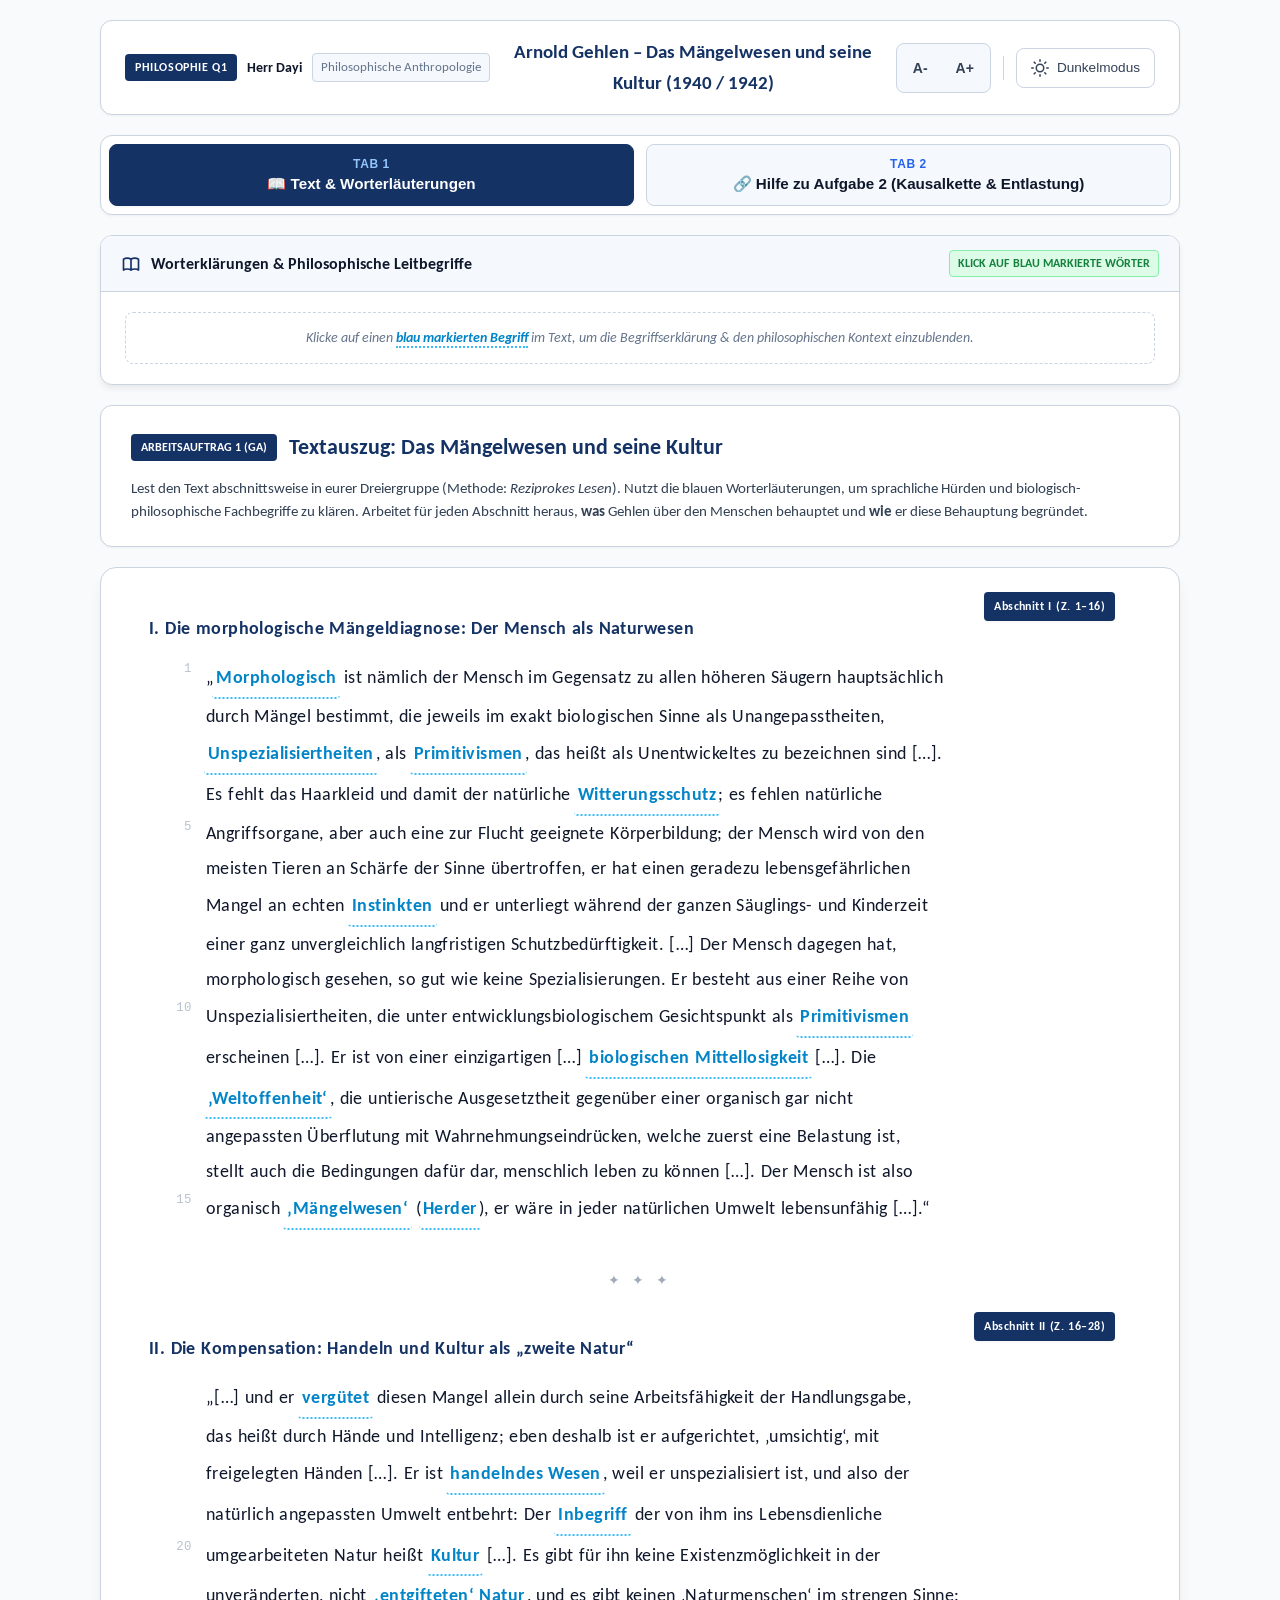
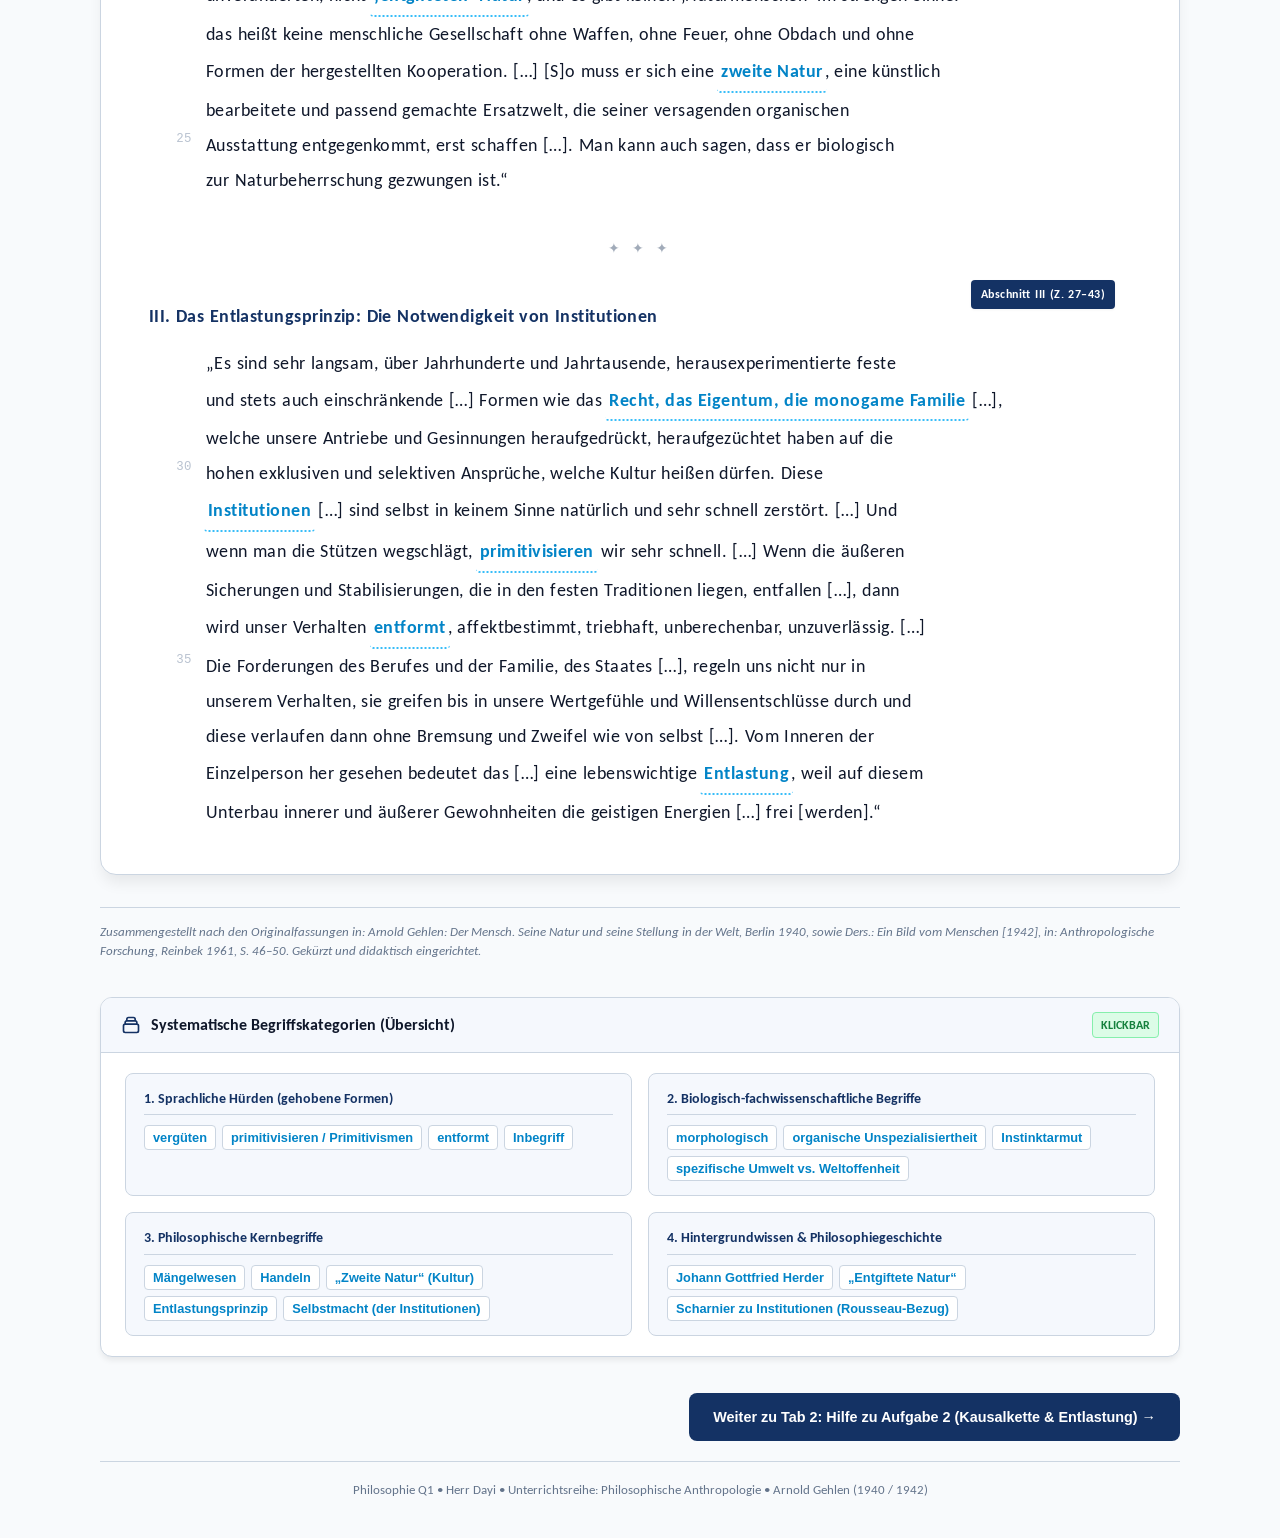
<file: index.html>
<!DOCTYPE html>
<html lang="de">
<head>
    <meta charset="UTF-8">
    <meta http-equiv="refresh" content="0; url=Lernumgebung/">
    <title>Arnold Gehlen: Lernumgebung</title>
    <script>window.location.href = "Lernumgebung/";</script>
</head>
<body style="font-family: sans-serif; text-align: center; padding-top: 50px;">
    <p>Weiterleitung zur <a href="Lernumgebung/">Lernumgebung</a>...</p>
</body>
</html>
</file>
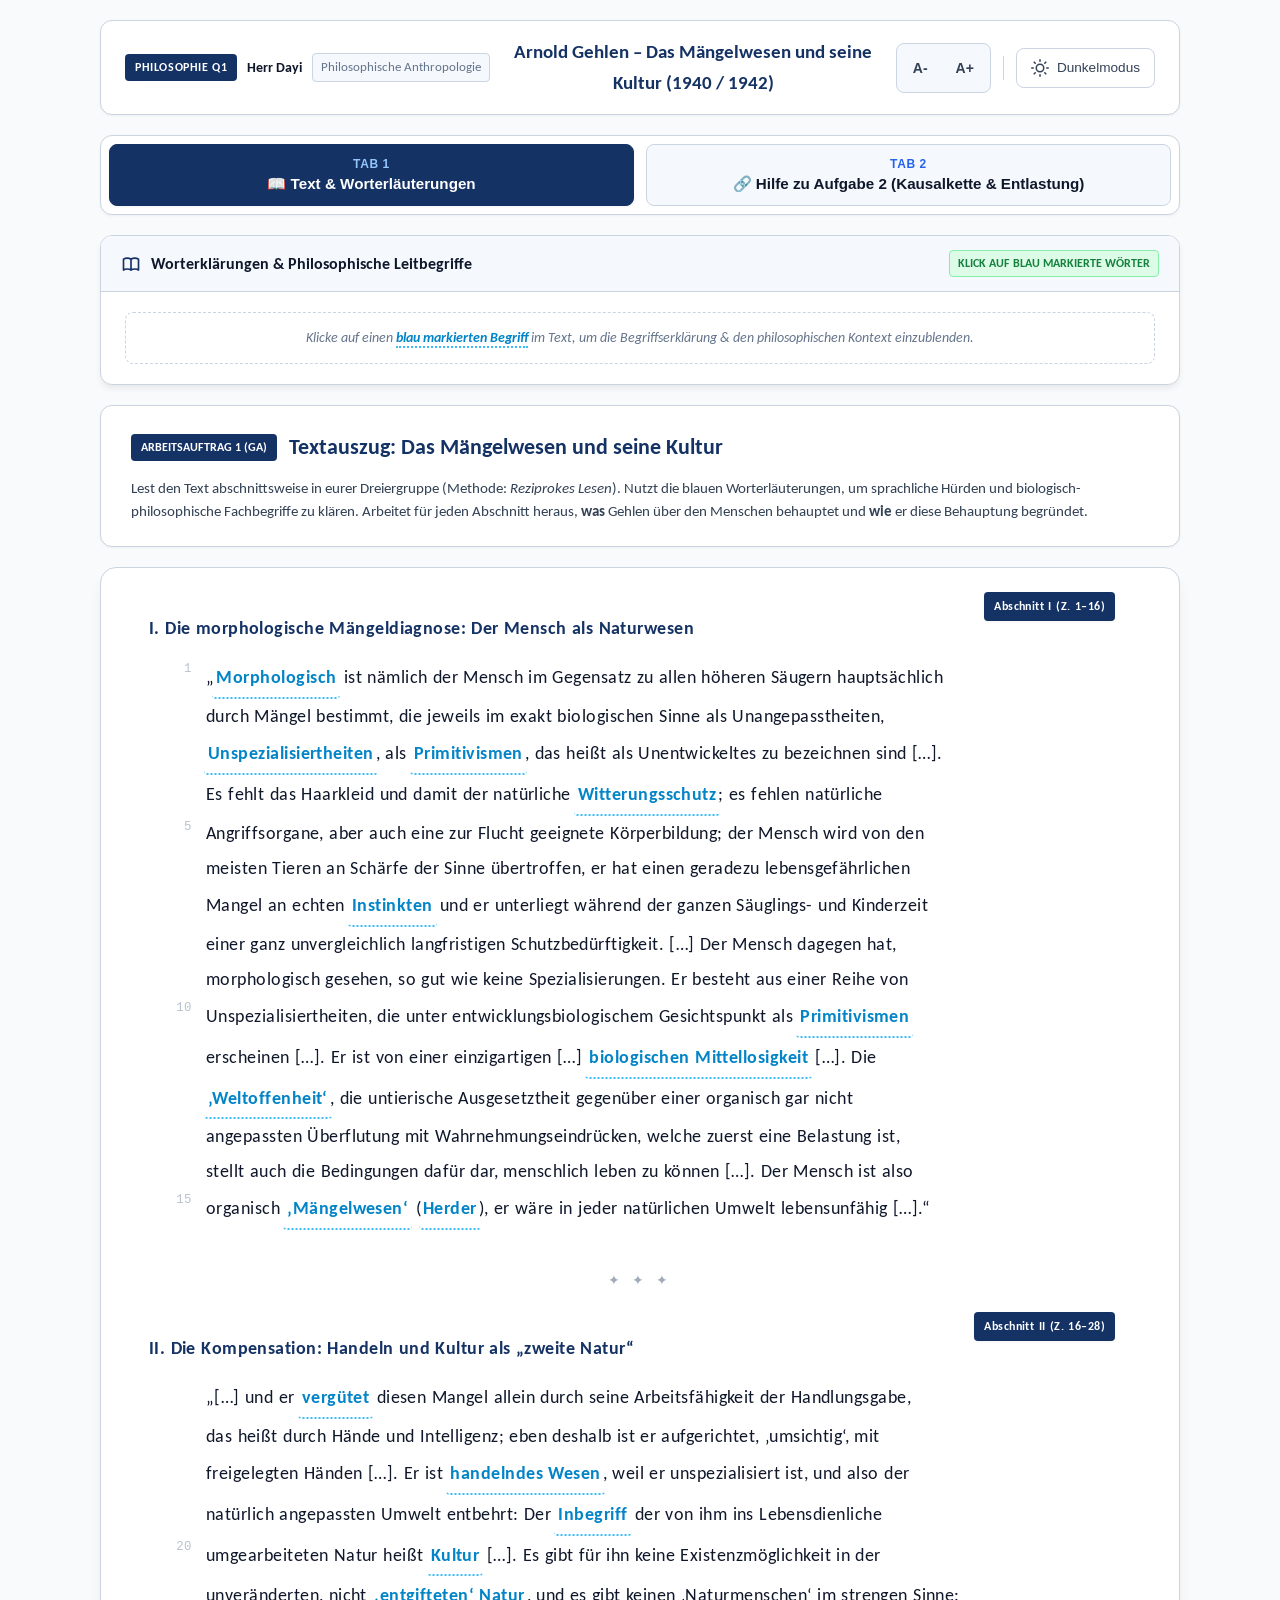
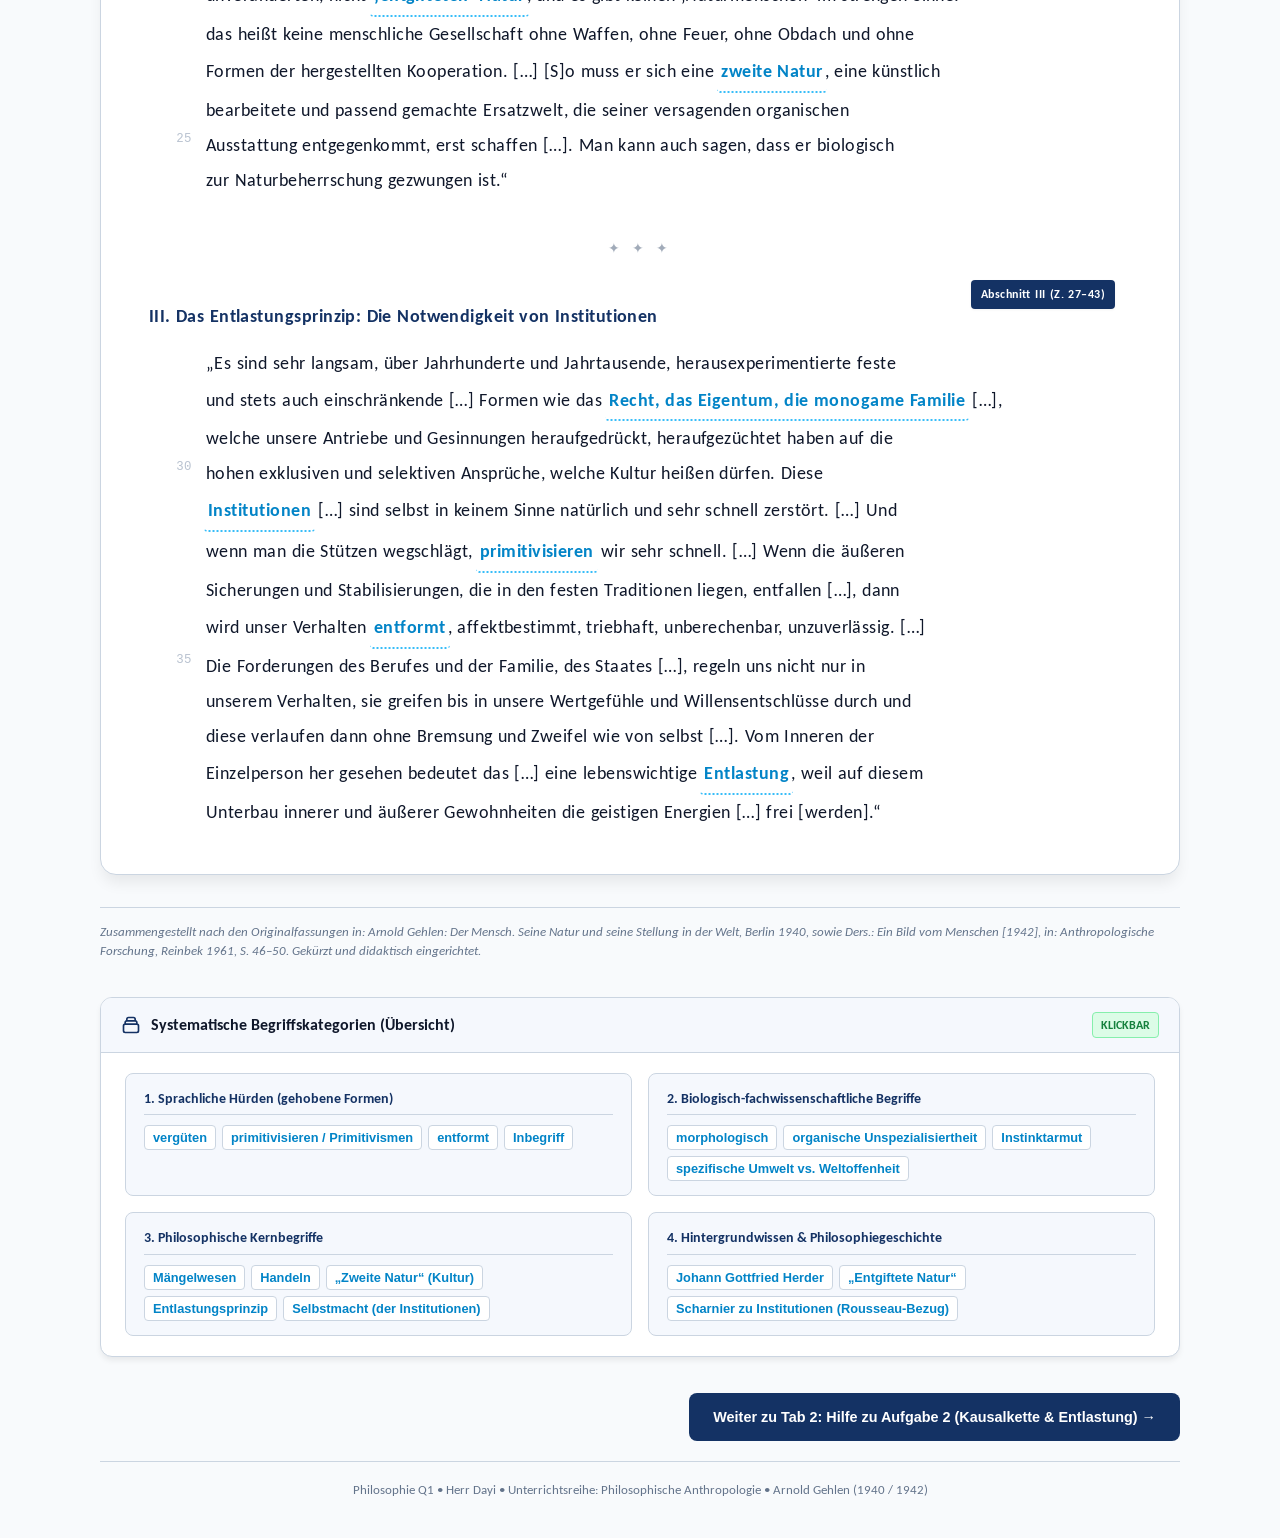
<file: Lernumgebung/index.html>
<!DOCTYPE html>
<html lang="de">
<head>
    <meta charset="UTF-8">
    <meta name="viewport" content="width=device-width, initial-scale=1.0">
    <title>Arnold Gehlen: Das Mängelwesen und seine Kultur (1940 / 1942) – Interaktive Texterschließung</title>
    <!-- Google Fonts: Carlito (metrisch kompatibel mit Calibri, LRS-freundlich) & Inter -->
    <link rel="preconnect" href="https://fonts.googleapis.com">
    <link rel="preconnect" href="https://fonts.gstatic.com" crossorigin>
    <link href="https://fonts.googleapis.com/css2?family=Carlito:ital,wght@0,400;0,700;1,400;1,700&family=Inter:wght@400;500;600;700&display=swap" rel="stylesheet">
    <link rel="stylesheet" href="style.css">
</head>
<body class="light-mode">
    <div class="app-container">
        <!-- Top App Header -->
        <header class="app-header">
            <div class="header-left">
                <span class="badge">Philosophie Q1</span>
                <span class="instructor">Herr Dayi</span>
                <span class="topic-tag">Philosophische Anthropologie</span>
            </div>
            <div class="header-center">
                <h1 class="header-title">Arnold Gehlen – Das Mängelwesen und seine Kultur (1940 / 1942)</h1>
            </div>
            <div class="header-right">
                <div class="control-group">
                    <button id="btn-text-decrease" class="icon-btn" title="Schriftgröße verkleinern" aria-label="Schrift verkleinern">A-</button>
                    <button id="btn-text-increase" class="icon-btn" title="Schriftgröße vergrößern" aria-label="Schrift vergrößern">A+</button>
                </div>
                <div class="divider"></div>
                <button id="btn-theme-toggle" class="theme-toggle-btn" title="Farbschema wechseln" aria-label="Farbschema wechseln">
                    <svg class="sun-icon" xmlns="http://www.w3.org/2000/svg" width="18" height="18" viewBox="0 0 24 24" fill="none" stroke="currentColor" stroke-width="2" stroke-linecap="round" stroke-linejoin="round"><circle cx="12" cy="12" r="5"></circle><line x1="12" y1="1" x2="12" y2="3"></line><line x1="12" y1="21" x2="12" y2="23"></line><line x1="4.22" y1="4.22" x2="5.64" y2="5.64"></line><line x1="18.36" y1="18.36" x2="19.78" y2="19.78"></line><line x1="1" y1="12" x2="3" y2="12"></line><line x1="21" y1="12" x2="23" y2="12"></line><line x1="4.22" y1="19.78" x2="5.64" y2="18.36"></line><line x1="18.36" y1="5.64" x2="19.78" y2="4.22"></line></svg>
                    <svg class="moon-icon" xmlns="http://www.w3.org/2000/svg" width="18" height="18" viewBox="0 0 24 24" fill="none" stroke="currentColor" stroke-width="2" stroke-linecap="round" stroke-linejoin="round"><path d="M21 12.79A9 9 0 1 1 11.21 3 7 7 0 0 0 21 12.79z"></path></svg>
                    <span id="theme-text">Dunkelmodus</span>
                </button>
            </div>
        </header>

        <!-- Top Navigation: Exakt 2 Tabs auf Wunsch des Nutzers -->
        <nav class="top-chapter-nav" aria-label="Navigation">
            <button class="chap-tab-btn active" data-chap-tab="text">
                <span class="step-num">Tab 1</span>
                <span class="step-label">📖 Text & Worterläuterungen</span>
            </button>
            <button class="chap-tab-btn" data-chap-tab="aufgabe2">
                <span class="step-num">Tab 2</span>
                <span class="step-label">🔗 Hilfe zu Aufgabe 2 (Kausalkette & Entlastung)</span>
            </button>
        </nav>

        <!-- Main Content Area -->
        <main class="app-content-full">

            <!-- Sticky Glossar Card (In beiden Tabs immer aktiv und griffbereit) -->
            <div class="card vocab-card-horizontal" id="vocab-card">
                <div class="card-header">
                    <div class="card-header-left">
                        <svg class="card-icon" xmlns="http://www.w3.org/2000/svg" fill="none" viewBox="0 0 24 24" stroke="currentColor">
                            <path stroke-linecap="round" stroke-linejoin="round" stroke-width="2" d="M12 6.253v13m0-13C10.832 5.477 9.246 5 7.5 5S4.168 5.477 3 6.253v13C4.168 18.477 5.754 18 7.5 18s3.332.477 4.5 1.253m0-13C13.168 5.477 14.754 5 16.5 5c1.747 0 3.332.477 4.5 1.253v13C19.832 18.477 18.247 18 16.5 18c-1.746 0-3.332.477-4.5 1.253" />
                        </svg>
                        <h2>Worterklärungen & Philosophische Leitbegriffe</h2>
                    </div>
                    <span class="vocab-hint-badge">Klick auf blau markierte Wörter</span>
                </div>
                <div class="card-body">
                    <div id="vocab-placeholder" class="placeholder-box">
                        Klicke auf einen <span class="vocab-inline-example">blau markierten Begriff</span> im Text, um die Begriffserklärung & den philosophischen Kontext einzublenden.
                    </div>
                    <div id="vocab-content" class="vocab-display hidden animate-fade-in">
                        <div class="vocab-header-row">
                            <h3 id="vocab-title" class="vocab-title">Begriff</h3>
                            <span id="vocab-type" class="vocab-type">Kategorie</span>
                        </div>
                        <p id="vocab-definition" class="vocab-definition">Erklärung...</p>
                        <div class="vocab-context-box">
                            <strong>Gehlens Kontext & philosophische Einordnung:</strong>
                            <p id="vocab-context">Kontext...</p>
                        </div>
                    </div>
                </div>
            </div>

            <!-- =============================================================== -->
            <!-- TAB 1: TEXT & WORTERLÄUTERUNGEN                                 -->
            <!-- =============================================================== -->
            <div class="chap-panel active" id="chap-panel-text">

                <!-- Hinweiskasten zur Texterschließung -->
                <div class="step-guide-card">
                    <div class="guide-header">
                        <span class="guide-badge">Arbeitsauftrag 1 (GA)</span>
                        <h2>Textauszug: Das Mängelwesen und seine Kultur</h2>
                    </div>
                    <p class="guide-desc">
                        Lest den Text abschnittsweise in eurer Dreiergruppe (Methode: <em>Reziprokes Lesen</em>). Nutzt die blauen Worterläuterungen, um sprachliche Hürden und biologisch-philosophische Fachbegriffe zu klären. Arbeitet für jeden Abschnitt heraus, <strong>was</strong> Gehlen über den Menschen behauptet und <strong>wie</strong> er diese Behauptung begründet.
                    </p>
                </div>

                <!-- Volltext Gehlen mit Zeilennummern (Originalfassung 1940 / 1942) -->
                <article class="philosophical-text full-width-text" id="philosophical-text-gehlen">
                    
                    <!-- Abschnitt I -->
                    <div class="text-section-block" id="gehlen-sec-1">
                        <div class="section-badge-label">Abschnitt I (Z. 1–16)</div>
                        <h3 class="section-inline-title">I. Die morphologische Mängeldiagnose: Der Mensch als Naturwesen</h3>
                        <div class="paragraph">
                            <div class="line" data-line="1">„<span class="vocab solution-visible" data-word="morphologisch">Morphologisch</span> ist nämlich der Mensch im Gegensatz zu allen höheren Säugern hauptsächlich</div>
                            <div class="line" data-line="2">durch Mängel bestimmt, die jeweils im exakt biologischen Sinne als Unangepasstheiten,</div>
                            <div class="line" data-line="3"><span class="vocab solution-visible" data-word="organische Unspezialisiertheit / biologische Mittellosigkeit">Unspezialisiertheiten</span>, als <span class="vocab solution-visible" data-word="primitivisieren / Primitivismen">Primitivismen</span>, das heißt als Unentwickeltes zu bezeichnen sind […].</div>
                            <div class="line" data-line="4">Es fehlt das Haarkleid und damit der natürliche <span class="vocab solution-visible" data-word="Witterungsschutz">Witterungsschutz</span>; es fehlen natürliche</div>
                            <div class="line" data-line="5">Angriffsorgane, aber auch eine zur Flucht geeignete Körperbildung; der Mensch wird von den</div>
                            <div class="line" data-line="6">meisten Tieren an Schärfe der Sinne übertroffen, er hat einen geradezu lebensgefährlichen</div>
                            <div class="line" data-line="7">Mangel an echten <span class="vocab solution-visible" data-word="Instinktarmut">Instinkten</span> und er unterliegt während der ganzen Säuglings- und Kinderzeit</div>
                            <div class="line" data-line="8">einer ganz unvergleichlich langfristigen Schutzbedürftigkeit. […] Der Mensch dagegen hat,</div>
                            <div class="line" data-line="9">morphologisch gesehen, so gut wie keine Spezialisierungen. Er besteht aus einer Reihe von</div>
                            <div class="line" data-line="10">Unspezialisiertheiten, die unter entwicklungsbiologischem Gesichtspunkt als <span class="vocab solution-visible" data-word="primitivisieren / Primitivismen">Primitivismen</span></div>
                            <div class="line" data-line="11">erscheinen […]. Er ist von einer einzigartigen […] <span class="vocab solution-visible" data-word="organische Unspezialisiertheit / biologische Mittellosigkeit">biologischen Mittellosigkeit</span> […]. Die</div>
                            <div class="line" data-line="12"><span class="vocab solution-visible" data-word="spezifische Umwelt vs. Weltoffenheit">‚Weltoffenheit‘</span>, die untierische Ausgesetztheit gegenüber einer organisch gar nicht</div>
                            <div class="line" data-line="13">angepassten Überflutung mit Wahrnehmungseindrücken, welche zuerst eine Belastung ist,</div>
                            <div class="line" data-line="14">stellt auch die Bedingungen dafür dar, menschlich leben zu können […]. Der Mensch ist also</div>
                            <div class="line" data-line="15">organisch <span class="vocab solution-visible" data-word="Mängelwesen">‚Mängelwesen‘</span> (<span class="vocab solution-visible" data-word="Johann Gottfried Herder („Mängelwesen“)">Herder</span>), er wäre in jeder natürlichen Umwelt lebensunfähig […].“</div>
                        </div>
                    </div>

                    <div class="text-divider-ornament">✦ ✦ ✦</div>

                    <!-- Abschnitt II -->
                    <div class="text-section-block" id="gehlen-sec-2">
                        <div class="section-badge-label">Abschnitt II (Z. 16–28)</div>
                        <h3 class="section-inline-title">II. Die Kompensation: Handeln und Kultur als „zweite Natur“</h3>
                        <div class="paragraph">
                            <div class="line" data-line="16">„[…] und er <span class="vocab solution-visible" data-word="vergüten">vergütet</span> diesen Mangel allein durch seine Arbeitsfähigkeit der Handlungsgabe,</div>
                            <div class="line" data-line="17">das heißt durch Hände und Intelligenz; eben deshalb ist er aufgerichtet, ‚umsichtig‘, mit</div>
                            <div class="line" data-line="18">freigelegten Händen […]. Er ist <span class="vocab solution-visible" data-word="Handeln">handelndes Wesen</span>, weil er unspezialisiert ist, und also der</div>
                            <div class="line" data-line="19">natürlich angepassten Umwelt entbehrt: Der <span class="vocab solution-visible" data-word="Inbegriff">Inbegriff</span> der von ihm ins Lebensdienliche</div>
                            <div class="line" data-line="20">umgearbeiteten Natur heißt <span class="vocab solution-visible" data-word="„Zweite Natur“ (Kultur)">Kultur</span> […]. Es gibt für ihn keine Existenzmöglichkeit in der</div>
                            <div class="line" data-line="21">unveränderten, nicht <span class="vocab solution-visible" data-word="„Entgiftete Natur“">‚entgifteten‘ Natur</span>, und es gibt keinen ‚Naturmenschen‘ im strengen Sinne:</div>
                            <div class="line" data-line="22">das heißt keine menschliche Gesellschaft ohne Waffen, ohne Feuer, ohne Obdach und ohne</div>
                            <div class="line" data-line="23">Formen der hergestellten Kooperation. […] [S]o muss er sich eine <span class="vocab solution-visible" data-word="„Zweite Natur“ (Kultur)">zweite Natur</span>, eine künstlich</div>
                            <div class="line" data-line="24">bearbeitete und passend gemachte Ersatzwelt, die seiner versagenden organischen</div>
                            <div class="line" data-line="25">Ausstattung entgegenkommt, erst schaffen […]. Man kann auch sagen, dass er biologisch</div>
                            <div class="line" data-line="26">zur Naturbeherrschung gezwungen ist.“</div>
                        </div>
                    </div>

                    <div class="text-divider-ornament">✦ ✦ ✦</div>

                    <!-- Abschnitt III -->
                    <div class="text-section-block" id="gehlen-sec-3">
                        <div class="section-badge-label">Abschnitt III (Z. 27–43)</div>
                        <h3 class="section-inline-title">III. Das Entlastungsprinzip: Die Notwendigkeit von Institutionen</h3>
                        <div class="paragraph">
                            <div class="line" data-line="27">„Es sind sehr langsam, über Jahrhunderte und Jahrtausende, herausexperimentierte feste</div>
                            <div class="line" data-line="28">und stets auch einschränkende […] Formen wie das <span class="vocab solution-visible" data-word="Scharnier zu Institutionen (Recht, Eigentum, Familie)">Recht, das Eigentum, die monogame Familie</span> […],</div>
                            <div class="line" data-line="29">welche unsere Antriebe und Gesinnungen heraufgedrückt, heraufgezüchtet haben auf die</div>
                            <div class="line" data-line="30">hohen exklusiven und selektiven Ansprüche, welche Kultur heißen dürfen. Diese</div>
                            <div class="line" data-line="31"><span class="vocab solution-visible" data-word="Selbstmacht (der Institutionen)">Institutionen</span> […] sind selbst in keinem Sinne natürlich und sehr schnell zerstört. […] Und</div>
                            <div class="line" data-line="32">wenn man die Stützen wegschlägt, <span class="vocab solution-visible" data-word="primitivisieren / Primitivismen">primitivisieren</span> wir sehr schnell. […] Wenn die äußeren</div>
                            <div class="line" data-line="33">Sicherungen und Stabilisierungen, die in den festen Traditionen liegen, entfallen […], dann</div>
                            <div class="line" data-line="34">wird unser Verhalten <span class="vocab solution-visible" data-word="entformt">entformt</span>, affektbestimmt, triebhaft, unberechenbar, unzuverlässig. […]</div>
                            <div class="line" data-line="35">Die Forderungen des Berufes und der Familie, des Staates […], regeln uns nicht nur in</div>
                            <div class="line" data-line="36">unserem Verhalten, sie greifen bis in unsere Wertgefühle und Willensentschlüsse durch und</div>
                            <div class="line" data-line="37">diese verlaufen dann ohne Bremsung und Zweifel wie von selbst […]. Vom Inneren der</div>
                            <div class="line" data-line="38">Einzelperson her gesehen bedeutet das […] eine lebenswichtige <span class="vocab solution-visible" data-word="Entlastungsprinzip">Entlastung</span>, weil auf diesem</div>
                            <div class="line" data-line="39">Unterbau innerer und äußerer Gewohnheiten die geistigen Energien […] frei [werden].“</div>
                        </div>
                    </div>

                </article>

                <div class="text-source mt-3">
                    Zusammengestellt nach den Originalfassungen in: Arnold Gehlen: <em>Der Mensch. Seine Natur und seine Stellung in der Welt</em>, Berlin 1940, sowie Ders.: <em>Ein Bild vom Menschen</em> [1942], in: <em>Anthropologische Forschung</em>, Reinbek 1961, S. 46–50. Gekürzt und didaktisch eingerichtet.
                </div>

                <!-- Schnellübersicht der 4 Begriffskategorien zum direkten Nachschlagen -->
                <div class="card mt-4">
                    <div class="card-header">
                        <div class="card-header-left">
                            <svg class="card-icon" xmlns="http://www.w3.org/2000/svg" fill="none" viewBox="0 0 24 24" stroke="currentColor">
                                <path stroke-linecap="round" stroke-linejoin="round" stroke-width="2" d="M19 11H5m14 0a2 2 0 012 2v6a2 2 0 01-2 2H5a2 2 0 01-2-2v-6a2 2 0 012-2m14 0V9a2 2 0 00-2-2M5 11V9a2 2 0 012-2m0 0V5a2 2 0 012-2h6a2 2 0 012 2v2M7 7h10" />
                            </svg>
                            <h2>Systematische Begriffskategorien (Übersicht)</h2>
                        </div>
                        <span class="vocab-hint-badge">Klickbar</span>
                    </div>
                    <div class="card-body">
                        <div class="vocab-categories-grid">
                            
                            <div class="vocab-cat-box">
                                <h4>1. Sprachliche Hürden (gehobene Formen)</h4>
                                <div class="cat-pill-list">
                                    <button class="cat-word-pill" data-word="vergüten">vergüten</button>
                                    <button class="cat-word-pill" data-word="primitivisieren / Primitivismen">primitivisieren / Primitivismen</button>
                                    <button class="cat-word-pill" data-word="entformt">entformt</button>
                                    <button class="cat-word-pill" data-word="Inbegriff">Inbegriff</button>
                                </div>
                            </div>

                            <div class="vocab-cat-box">
                                <h4>2. Biologisch-fachwissenschaftliche Begriffe</h4>
                                <div class="cat-pill-list">
                                    <button class="cat-word-pill" data-word="morphologisch">morphologisch</button>
                                    <button class="cat-word-pill" data-word="organische Unspezialisiertheit / biologische Mittellosigkeit">organische Unspezialisiertheit</button>
                                    <button class="cat-word-pill" data-word="Instinktarmut">Instinktarmut</button>
                                    <button class="cat-word-pill" data-word="spezifische Umwelt vs. Weltoffenheit">spezifische Umwelt vs. Weltoffenheit</button>
                                </div>
                            </div>

                            <div class="vocab-cat-box">
                                <h4>3. Philosophische Kernbegriffe</h4>
                                <div class="cat-pill-list">
                                    <button class="cat-word-pill" data-word="Mängelwesen">Mängelwesen</button>
                                    <button class="cat-word-pill" data-word="Handeln">Handeln</button>
                                    <button class="cat-word-pill" data-word="„Zweite Natur“ (Kultur)">„Zweite Natur“ (Kultur)</button>
                                    <button class="cat-word-pill" data-word="Entlastungsprinzip">Entlastungsprinzip</button>
                                    <button class="cat-word-pill" data-word="Selbstmacht (der Institutionen)">Selbstmacht (der Institutionen)</button>
                                </div>
                            </div>

                            <div class="vocab-cat-box">
                                <h4>4. Hintergrundwissen & Philosophiegeschichte</h4>
                                <div class="cat-pill-list">
                                    <button class="cat-word-pill" data-word="Johann Gottfried Herder („Mängelwesen“)">Johann Gottfried Herder</button>
                                    <button class="cat-word-pill" data-word="„Entgiftete Natur“">„Entgiftete Natur“</button>
                                    <button class="cat-word-pill" data-word="Scharnier zu Institutionen (Recht, Eigentum, Familie)">Scharnier zu Institutionen (Rousseau-Bezug)</button>
                                </div>
                            </div>

                        </div>
                    </div>
                </div>

                <div class="step-transition-bar mt-4">
                    <button class="next-step-btn" data-goto-step="aufgabe2">
                        Weiter zu Tab 2: Hilfe zu Aufgabe 2 (Kausalkette & Entlastung) &rarr;
                    </button>
                </div>
            </div>

            <!-- =============================================================== -->
            <!-- TAB 2: HILFE ZU AUFGABE 2 (KAUSALKETTE & ENTLASTUNG)            -->
            <!-- =============================================================== -->
            <div class="chap-panel hidden" id="chap-panel-aufgabe2">
                
                <div class="step-guide-card">
                    <div class="guide-header">
                        <span class="guide-badge">Aufgabe 2 (Partnerarbeit)</span>
                        <h2>Hilfe zur Kausalkette & zum Entlastungsprinzip</h2>
                    </div>
                    <p class="guide-desc">
                        <strong>Aufgabenstellung:</strong> <em>Strukturiert Gehlens Argumentationsgang, indem ihr die fünf Schlüsselbegriffe (Mängelwesen, Weltoffenheit, Handeln, Kultur, Institutionen) in eine logische Kausalkette überführt. Erklärt anschließend in zwei bis drei Sätzen, inwiefern Institutionen für Gehlen eine „Entlastung“ des Menschen darstellen.</em>
                    </p>
                </div>

                <!-- 1. Interaktive Kausalkette der 5 Schlüsselbegriffe -->
                <div class="card mt-3">
                    <div class="card-header">
                        <div class="card-header-left">
                            <span class="chain-badge-icon">1</span>
                            <h2>Teil 1: Die logische Kausalkette der 5 Schlüsselbegriffe</h2>
                        </div>
                        <span class="vocab-hint-badge">Klicke auf die Kettenglieder</span>
                    </div>
                    <div class="card-body">
                        <p class="mb-3 text-muted">
                            Klicke auf die einzelnen Begriffe, um die logische Begründung an den Verbindungspfeilen für euer Arbeitsblatt einzublenden:
                        </p>

                        <div class="causality-chain-container">
                            
                            <div class="chain-step" data-chain="1">
                                <div class="chain-node active" data-node="1">
                                    <span class="chain-num">1</span>
                                    <h4 class="chain-title">Mängelwesen</h4>
                                    <p class="chain-subtitle">Biologische Unfertigkeit</p>
                                </div>
                                <div class="chain-arrow">&rarr;</div>
                            </div>

                            <div class="chain-step" data-chain="2">
                                <div class="chain-node" data-node="2">
                                    <span class="chain-num">2</span>
                                    <h4 class="chain-title">Weltoffenheit</h4>
                                    <p class="chain-subtitle">Reizüberflutung & Instinktarmut</p>
                                </div>
                                <div class="chain-arrow">&rarr;</div>
                            </div>

                            <div class="chain-step" data-chain="3">
                                <div class="chain-node" data-node="3">
                                    <span class="chain-num">3</span>
                                    <h4 class="chain-title">Handeln</h4>
                                    <p class="chain-subtitle">Planvoller Natureingriff</p>
                                </div>
                                <div class="chain-arrow">&rarr;</div>
                            </div>

                            <div class="chain-step" data-chain="4">
                                <div class="chain-node" data-node="4">
                                    <span class="chain-num">4</span>
                                    <h4 class="chain-title">Kultur</h4>
                                    <p class="chain-subtitle">Künstliche „zweite Natur“</p>
                                </div>
                                <div class="chain-arrow">&rarr;</div>
                            </div>

                            <div class="chain-step" data-chain="5">
                                <div class="chain-node highlight-node" data-node="5">
                                    <span class="chain-num">5</span>
                                    <h4 class="chain-title">Institutionen</h4>
                                    <p class="chain-subtitle">Entlastungsprinzip & Ordnung</p>
                                </div>
                            </div>

                        </div>

                        <!-- Kausalketten-Detailerklärung -->
                        <div class="chain-explanation-card mt-3" id="chain-explanation-card">
                            <div class="chain-expl-header">
                                <h3 id="chain-expl-title">1. Der Ausgangspunkt: Das biologische Mängelwesen</h3>
                                <span class="chain-expl-badge">Biologische Basis</span>
                            </div>
                            <p id="chain-expl-text">
                                Der Mensch besitzt keine angeborenen Waffen (Krallen, Reißzähne), kein schützendes Fell und keine spezialisierten Sinnes- oder Fluchtorgane. Er ist von Natur aus unfertig und in reiner Wildnis nicht überlebensfähig.
                            </p>
                            <div class="chain-arrow-expl mt-2" id="chain-arrow-expl">
                                <strong>Pfeil-Begründung (Warum folgt daraus Weltoffenheit?):</strong> Weil der Mensch keine festen tierischen Instinkte besitzt, ist er nicht an eine bestimmte natürliche Umweltnische angepasst, sondern prinzipiell weltoffen.
                            </div>
                        </div>

                    </div>
                </div>

                <!-- 2. Formulierungshilfe & Erklärung des Entlastungsprinzips -->
                <div class="card relief-card mt-4">
                    <div class="card-header">
                        <div class="card-header-left">
                            <span class="chain-badge-icon">2</span>
                            <h2>Teil 2: Erklärung des Entlastungsprinzips (in 2 bis 3 Sätzen)</h2>
                        </div>
                    </div>
                    <div class="card-body">
                        <p class="mb-3">
                            Nutzt diese Leitfragen und Formulierungshilfen, um eure 2–3 Sätze für das Arbeitsblatt zu verfassen:
                        </p>

                        <!-- Leitfragen & Bausteine -->
                        <div class="relief-guide-grid">
                            <div class="relief-guide-box">
                                <h4>🎯 Drei Leitfragen zur Formulierung:</h4>
                                <ol class="guide-numbered-list">
                                    <li><strong>Wovon</strong> entlasten Institutionen den Menschen? (Entscheidungsdruck, Reizflut, Zweifel, Triebchaos)</li>
                                    <li><strong>Wie</strong> tun sie das? (Durch feste Gewohnheiten, Recht, Familie, Staat, vorgegebene Werte)</li>
                                    <li><strong>Wozu</strong> führt diese Entlastung? (Freisetzung geistiger Energie für Wissenschaft, Kultur und friedliches Zusammenleben)</li>
                                </ol>
                            </div>

                            <div class="relief-guide-box">
                                <h4>🧱 Satzbausteine für euer Arbeitsblatt:</h4>
                                <ul class="guide-bullets">
                                    <li><em>„Institutionen wie Recht, Eigentum und Familie entlasten den instinktarmen Menschen, indem sie...“</em></li>
                                    <li><em>„Dadurch muss der Einzelne nicht in jeder Situation neu...“</em></li>
                                    <li><em>„Auf diesem festen Unterbau von Gewohnheiten werden...“</em></li>
                                </ul>
                            </div>
                        </div>

                        <!-- Visuelle Gegenüberstellung: Ohne vs. Mit Institutionen -->
                        <div class="relief-comparison-grid mt-4">
                            <div class="relief-col relief-negative">
                                <h4>⚠️ Ohne Institutionen (Überlastung & Primitivismus)</h4>
                                <ul>
                                    <li><strong>Dauerhafte Überforderung:</strong> Jede Handlung und jeder Konflikt müsste permanent neu ausgehandelt werden.</li>
                                    <li><strong>Entformtes Verhalten:</strong> Ohne äußere Schranken brechen rohe Triebe, Affekte und Unberechenbarkeit hervor.</li>
                                    <li><strong>Folge:</strong> Chaos, Misstrauen, Angst und rascher Rückfall in den Primitivismus.</li>
                                </ul>
                            </div>
                            <div class="relief-col relief-positive">
                                <h4>🛡️ Durch Institutionen (Entlastung & Stabilität)</h4>
                                <ul>
                                    <li><strong>Handlungssicherheit:</strong> Feste Regeln und Traditionen sagen dem Menschen im Voraus, was er tun soll.</li>
                                    <li><strong>Gewohnheiten ohne Zweifel:</strong> Entscheidungen verlaufen routiniert und wie von selbst.</li>
                                    <li><strong>Freiheit für Höheres:</strong> Kognitive Energie wird frei für Kunst, Denken, Wissenschaft und Kultur.</li>
                                </ul>
                            </div>
                        </div>

                        <!-- Ausklappbare Musterlösung zur Selbstkontrolle -->
                        <div class="chap-tasks-card mt-4">
                            <button class="help-btn h-title" id="btn-toggle-solution">
                                💡 Mustererklärung (2–3 Sätze zur Selbstkontrolle) anzeigen
                            </button>
                            <div class="help-box hidden mt-2" id="box-solution-sample">
                                <strong>Musterformulierung für euer Arbeitsblatt:</strong><br>
                                <em>„Institutionen entlasten den Menschen von der ständigen Überforderung, jede Alltagssituation und jeden Konflikt ohne verlässliche Instinkte neu entscheiden zu müssen, indem sie verbindliche Handlungsregeln und Werte vorgeben. Sie zähmen unberechenbare Triebe und verwandeln Unsicherheit in stabile, selbstverständliche Gewohnheiten. Durch diesen festen Unterbau werden geistige Energien frei, die der Mensch erst für höhere kulturelle Leistungen nutzen kann.“</em>
                            </div>
                        </div>

                    </div>
                </div>

                <!-- Infokasten mit Gehlens Porträt im Altvater-Stil -->
                <div class="card bio-card mt-4">
                    <div class="card-header">
                        <div class="card-header-left">
                            <svg class="card-icon" xmlns="http://www.w3.org/2000/svg" fill="none" viewBox="0 0 24 24" stroke="currentColor">
                                <path stroke-linecap="round" stroke-linejoin="round" stroke-width="2" d="M16 7a4 4 0 11-8 0 4 4 0 018 0zM12 14a7 7 0 00-7 7h14a7 7 0 00-7-7z" />
                            </svg>
                            <h2>Zur Person: Arnold Gehlen (1904–1976)</h2>
                        </div>
                    </div>
                    <div class="card-body bio-body">
                        <img src="Gehlen.jpeg" alt="Arnold Gehlen" class="bio-img">
                        <div class="bio-text">
                            <h3 class="bio-name">Arnold Gehlen (1904–1976)</h3>
                            <p>Bedeutender deutscher Philosoph und Soziologe; Hauptbegründer der modernen <strong>Philosophischen Anthropologie</strong>.</p>
                            <p>In seinen Hauptwerken <em>„Der Mensch. Seine Natur und seine Stellung in der Welt“</em> (1940) und <em>„Urmensch und Spätkultur“</em> (1956) entwickelte er die Lehre vom Menschen als biologischem Mängelwesen, das zur tätigen Naturbeherrschung und zur Errichtung stabiler gesellschaftlicher Institutionen nach dem <strong>Entlastungsprinzip</strong> gezwungen ist.</p>
                            <p class="text-muted"><em>Historisch-philosophische Einordnung:</em> Gehlen formuliert eine konservative Institutionenlehre im scharfen Kontrast zu Rousseaus Kulturkritik. Während Rousseau den Naturzustand verklärt und Institutionen als Ursache von Ungleichheit sieht, betrachtet Gehlen Institutionen als überlebensnotwendige Schutzmauern gegen Chaos und Verrohung.</p>
                        </div>
                    </div>
                </div>

                <div class="step-transition-bar mt-4">
                    <button class="next-step-btn" data-goto-step="text">
                        &larr; Zurück zu Tab 1: Text & Worterläuterungen
                    </button>
                </div>

            </div>

        </main>

        <!-- Footer -->
        <footer class="app-footer">
            <p>Philosophie Q1 &bull; Herr Dayi &bull; Unterrichtsreihe: Philosophische Anthropologie &bull; Arnold Gehlen (1940 / 1942)</p>
        </footer>
    </div>

    <!-- Script File -->
    <script src="script.js"></script>
</body>
</html>
</file>
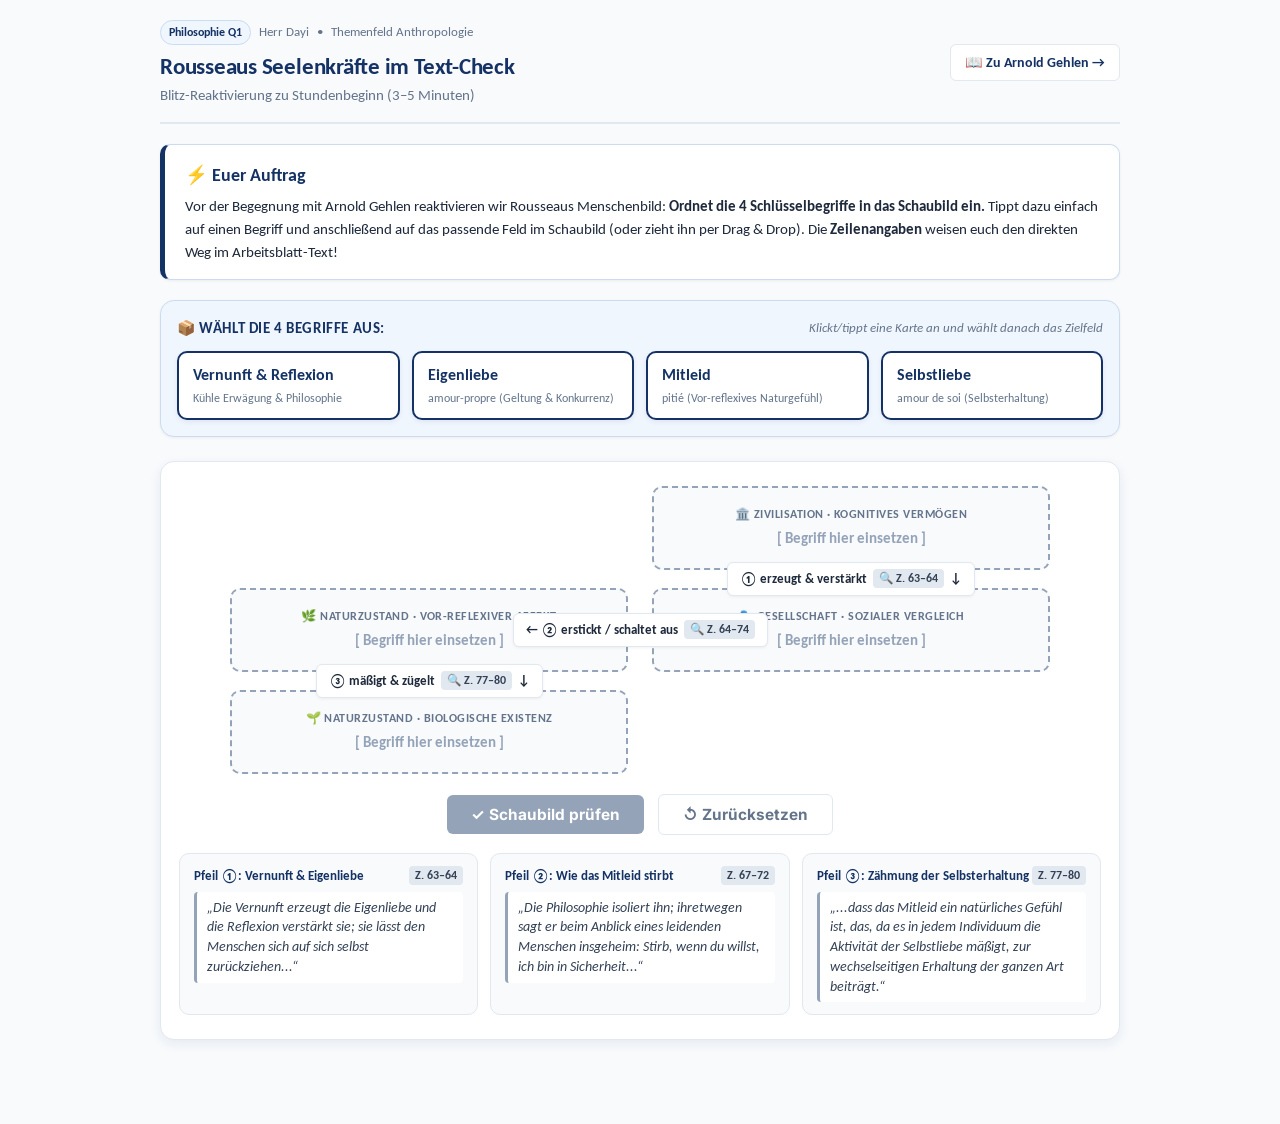
<file: reaktivierung.html>
<!DOCTYPE html>
<html lang="de">
<head>
    <meta charset="UTF-8">
    <meta name="viewport" content="width=device-width, initial-scale=1.0">
    <title>Warm-up: Rousseaus Seelenkräfte im Text-Check | Philosophie Q1</title>
    <link rel="preconnect" href="https://fonts.googleapis.com">
    <link rel="preconnect" href="https://fonts.gstatic.com" crossorigin>
    <link href="https://fonts.googleapis.com/css2?family=Carlito:ital,wght@0,400;0,700;1,400;1,700&family=Inter:wght@400;500;600;700;800&display=swap" rel="stylesheet">
    <style>
        :root {
            --font-main: 'Carlito', 'Calibri', Candara, Segoe, 'Segoe UI', Arial, sans-serif;
            --font-ui: 'Inter', system-ui, -apple-system, sans-serif;
            
            --primary-blue: #143264;
            --primary-hover: #0d2246;
            --accent-blue: #2563eb;
            --light-blue: #f0f6fe;
            --border-blue: #cbdcf2;
            
            --nature-green: #15803d;
            --nature-bg: #f0fdf4;
            --nature-border: #bbf7d0;
            
            --culture-red: #b91c1c;
            --culture-bg: #fef2f2;
            --culture-border: #fecaca;
            
            --accent-orange: #d97706;
            --orange-bg: #fffbeb;
            --orange-border: #fde68a;
            
            --bg-page: #f8fafc;
            --bg-card: #ffffff;
            --text-main: #1e293b;
            --text-muted: #64748b;
            --border-color: #e2e8f0;
            
            --radius-lg: 14px;
            --radius-md: 10px;
            --radius-sm: 6px;
            --shadow-sm: 0 1px 3px rgba(0,0,0,0.06);
            --shadow-md: 0 4px 12px rgba(20,50,100,0.08);
            --shadow-lg: 0 10px 25px rgba(20,50,100,0.12);
        }

        * {
            box-sizing: border-box;
            margin: 0;
            padding: 0;
        }

        body {
            font-family: var(--font-main);
            background-color: var(--bg-page);
            color: var(--text-main);
            line-height: 1.5;
            padding: 20px 14px 60px 14px;
            -webkit-font-smoothing: antialiased;
        }

        .app-shell {
            max-width: 960px;
            margin: 0 auto;
        }

        /* --- Header --- */
        header.top-bar {
            display: flex;
            justify-content: space-between;
            align-items: center;
            flex-wrap: wrap;
            gap: 12px;
            padding-bottom: 16px;
            border-bottom: 2px solid var(--border-color);
            margin-bottom: 20px;
        }

        .meta-tags {
            display: flex;
            align-items: center;
            gap: 8px;
            font-size: 0.82rem;
            color: var(--text-muted);
            margin-bottom: 4px;
        }

        .pill {
            background: var(--light-blue);
            color: var(--primary-blue);
            font-weight: 700;
            padding: 2px 8px;
            border-radius: 999px;
            font-size: 0.78rem;
            border: 1px solid var(--border-blue);
        }

        .header-title {
            font-size: 1.45rem;
            font-weight: 700;
            color: var(--primary-blue);
            letter-spacing: -0.01em;
        }

        .header-sub {
            font-size: 0.92rem;
            color: var(--text-muted);
        }

        .btn-header {
            display: inline-flex;
            align-items: center;
            gap: 6px;
            padding: 7px 14px;
            border-radius: var(--radius-sm);
            border: 1px solid var(--border-color);
            background: var(--bg-card);
            color: var(--primary-blue);
            text-decoration: none;
            font-size: 0.88rem;
            font-weight: 600;
            transition: all 0.15s ease;
        }

        .btn-header:hover {
            border-color: var(--accent-blue);
            background: var(--light-blue);
        }

        /* --- Intro Task Card --- */
        .task-card {
            background: var(--bg-card);
            border: 1px solid var(--border-blue);
            border-left: 5px solid var(--primary-blue);
            border-radius: var(--radius-md);
            padding: 16px 20px;
            margin-bottom: 20px;
            box-shadow: var(--shadow-sm);
        }

        .task-card h2 {
            font-size: 1.15rem;
            color: var(--primary-blue);
            margin-bottom: 6px;
            display: flex;
            align-items: center;
            gap: 8px;
        }

        .task-card p {
            font-size: 0.96rem;
            color: var(--text-main);
        }

        /* --- Concept Bank (Pool to pick from) --- */
        .pool-container {
            background: var(--light-blue);
            border: 1px solid var(--border-blue);
            border-radius: var(--radius-lg);
            padding: 16px;
            margin-bottom: 24px;
            box-shadow: var(--shadow-sm);
        }

        .pool-header {
            display: flex;
            justify-content: space-between;
            align-items: center;
            margin-bottom: 12px;
            flex-wrap: wrap;
            gap: 8px;
        }

        .pool-title {
            font-size: 0.92rem;
            font-weight: 700;
            text-transform: uppercase;
            letter-spacing: 0.04em;
            color: var(--primary-blue);
            display: flex;
            align-items: center;
            gap: 6px;
        }

        .pool-hint {
            font-size: 0.84rem;
            color: var(--text-muted);
            font-style: italic;
        }

        .cards-pool {
            display: grid;
            grid-template-columns: repeat(auto-fit, minmax(190px, 1fr));
            gap: 12px;
            min-height: 54px;
        }

        .draggable-card {
            background: #ffffff;
            border: 2px solid var(--primary-blue);
            border-radius: var(--radius-md);
            padding: 10px 14px;
            font-weight: 700;
            font-size: 0.98rem;
            color: var(--primary-blue);
            cursor: pointer;
            user-select: none;
            display: flex;
            flex-direction: column;
            gap: 2px;
            box-shadow: 0 2px 5px rgba(20,50,100,0.08);
            transition: all 0.2s cubic-bezier(0.2, 0.8, 0.2, 1);
            position: relative;
        }

        .draggable-card:hover {
            transform: translateY(-2px);
            box-shadow: var(--shadow-md);
            border-color: var(--accent-blue);
        }

        .draggable-card.is-selected {
            background: #dbeafe;
            border-color: #1d4ed8;
            box-shadow: 0 0 0 3px rgba(37,99,235,0.3);
            transform: translateY(-2px);
        }

        .draggable-card.is-placed {
            opacity: 0.45;
            filter: grayscale(0.6);
            pointer-events: none;
            border-style: dashed;
        }

        .card-subtext {
            font-size: 0.78rem;
            font-weight: 400;
            color: var(--text-muted);
        }

        /* --- Interactive Diagram Stage --- */
        .diagram-stage {
            background: #ffffff;
            border: 1px solid var(--border-color);
            border-radius: var(--radius-lg);
            padding: 24px 18px;
            margin-bottom: 24px;
            box-shadow: var(--shadow-md);
            position: relative;
        }

        .diagram-grid {
            display: grid;
            grid-template-columns: 1fr 1fr;
            grid-template-rows: auto auto auto;
            gap: 18px 24px;
            max-width: 820px;
            margin: 0 auto;
        }

        /* Slots (Drop Zones) */
        .concept-slot {
            border: 2px dashed #94a3b8;
            border-radius: var(--radius-md);
            background: #f8fafc;
            min-height: 84px;
            padding: 10px 14px;
            display: flex;
            flex-direction: column;
            justify-content: center;
            align-items: center;
            text-align: center;
            transition: all 0.2s ease;
            position: relative;
            cursor: pointer;
        }

        .concept-slot:hover {
            border-color: var(--accent-blue);
            background: #eff6ff;
        }

        .concept-slot.drag-over {
            border-color: #2563eb;
            background: #dbeafe;
            transform: scale(1.02);
        }

        .concept-slot.has-item {
            border-style: solid;
            background: #ffffff;
        }

        .slot-meta {
            font-size: 0.76rem;
            font-weight: 700;
            text-transform: uppercase;
            letter-spacing: 0.04em;
            color: #64748b;
            margin-bottom: 4px;
        }

        .slot-placeholder {
            font-size: 0.95rem;
            font-weight: 600;
            color: #94a3b8;
        }

        .slot-filled-card {
            font-size: 1.05rem;
            font-weight: 700;
            color: var(--primary-blue);
            display: flex;
            flex-direction: column;
            align-items: center;
            width: 100%;
        }

        .slot-remove-btn {
            position: absolute;
            top: 4px;
            right: 6px;
            background: none;
            border: none;
            color: #94a3b8;
            font-size: 1.1rem;
            cursor: pointer;
            padding: 2px 4px;
            line-height: 1;
        }

        .slot-remove-btn:hover {
            color: var(--culture-red);
        }

        /* Specific Slot Placements in Grid */
        .slot-top-right {
            grid-column: 2;
            grid-row: 1;
        }

        .slot-mid-left {
            grid-column: 1;
            grid-row: 2;
        }

        .slot-mid-right {
            grid-column: 2;
            grid-row: 2;
        }

        .slot-bottom-left {
            grid-column: 1;
            grid-row: 3;
        }

        /* Connections / Arrow Connectors */
        .relation-bridge {
            display: flex;
            align-items: center;
            justify-content: center;
            background: #ffffff;
            border: 1px solid var(--border-color);
            border-radius: var(--radius-sm);
            padding: 6px 12px;
            font-size: 0.84rem;
            font-weight: 600;
            color: var(--text-main);
            box-shadow: var(--shadow-sm);
            gap: 6px;
            transition: all 0.25s ease;
        }

        .relation-bridge.highlight-arrow {
            border-color: var(--accent-orange);
            background: var(--orange-bg);
            color: var(--accent-orange);
            font-weight: 700;
        }

        .relation-bridge.arrow-correct {
            border-color: var(--nature-green);
            background: var(--nature-bg);
            color: var(--nature-green);
            font-weight: 700;
        }

        .text-ref-badge {
            background: #e2e8f0;
            color: #334155;
            font-size: 0.72rem;
            font-weight: 700;
            padding: 1px 6px;
            border-radius: 4px;
            white-space: nowrap;
        }

        .relation-bridge.arrow-correct .text-ref-badge {
            background: #bbf7d0;
            color: #166534;
        }

        /* Grid connectors */
        .arrow-1-down {
            grid-column: 2;
            grid-row: 1 / span 2;
            align-self: center;
            justify-self: center;
            margin: -6px 0;
            z-index: 2;
        }

        .arrow-2-left {
            grid-column: 1 / span 2;
            grid-row: 2;
            align-self: center;
            justify-self: center;
            z-index: 2;
        }

        .arrow-3-down {
            grid-column: 1;
            grid-row: 2 / span 2;
            align-self: center;
            justify-self: center;
            margin: -6px 0;
            z-index: 2;
        }

        /* --- Text Spurensuche Cards --- */
        .evidence-grid {
            display: grid;
            grid-template-columns: repeat(auto-fit, minmax(280px, 1fr));
            gap: 12px;
            margin-top: 18px;
        }

        .evidence-card {
            background: #f8fafc;
            border: 1px solid var(--border-color);
            border-radius: var(--radius-md);
            padding: 12px 14px;
            font-size: 0.88rem;
            display: flex;
            flex-direction: column;
            gap: 6px;
        }

        .evidence-card-header {
            display: flex;
            align-items: center;
            justify-content: space-between;
            font-weight: 700;
            color: var(--primary-blue);
            font-size: 0.84rem;
        }

        .quote-snippet {
            font-style: italic;
            color: #334155;
            line-height: 1.4;
            background: #ffffff;
            padding: 6px 10px;
            border-radius: 4px;
            border-left: 3px solid #94a3b8;
        }

        /* --- Action Controls --- */
        .action-row {
            display: flex;
            justify-content: center;
            align-items: center;
            gap: 14px;
            margin-top: 20px;
            flex-wrap: wrap;
        }

        .btn-action {
            padding: 10px 24px;
            border-radius: var(--radius-sm);
            font-family: var(--font-ui);
            font-size: 0.96rem;
            font-weight: 700;
            cursor: pointer;
            border: none;
            display: inline-flex;
            align-items: center;
            gap: 8px;
            transition: all 0.2s ease;
        }

        .btn-check {
            background: var(--primary-blue);
            color: #ffffff;
            box-shadow: 0 4px 10px rgba(20,50,100,0.2);
        }

        .btn-check:hover:not(:disabled) {
            background: var(--primary-hover);
            transform: translateY(-1px);
        }

        .btn-check:disabled {
            background: #94a3b8;
            cursor: not-allowed;
            box-shadow: none;
        }

        .btn-reset {
            background: #ffffff;
            color: var(--text-muted);
            border: 1px solid var(--border-color);
        }

        .btn-reset:hover {
            color: var(--text-main);
            background: #f1f5f9;
        }

        /* --- Success Banner & Gehlen Bridge --- */
        .success-banner {
            display: none;
            background: var(--nature-bg);
            border: 2px solid var(--nature-border);
            border-radius: var(--radius-lg);
            padding: 20px 24px;
            margin-top: 24px;
            animation: fadeIn 0.4s ease forwards;
        }

        .success-banner.is-visible {
            display: block;
        }

        .success-header {
            display: flex;
            align-items: center;
            gap: 10px;
            font-size: 1.2rem;
            font-weight: 700;
            color: var(--nature-green);
            margin-bottom: 8px;
        }

        .success-body {
            font-size: 0.98rem;
            color: #14532d;
            line-height: 1.6;
            margin-bottom: 16px;
        }

        .gehlen-bridge-box {
            background: #ffffff;
            border: 1px solid #bbf7d0;
            border-left: 4px solid var(--accent-orange);
            border-radius: var(--radius-md);
            padding: 14px 18px;
            margin-top: 12px;
        }

        .gehlen-bridge-box h4 {
            color: #9a3412;
            font-size: 0.98rem;
            margin-bottom: 4px;
            display: flex;
            align-items: center;
            gap: 6px;
        }

        .gehlen-bridge-box p {
            font-size: 0.92rem;
            color: #334155;
            line-height: 1.5;
        }

        .next-gehlen-btn {
            display: inline-flex;
            align-items: center;
            gap: 8px;
            background: var(--primary-blue);
            color: #ffffff;
            font-weight: 700;
            font-size: 0.95rem;
            padding: 10px 20px;
            border-radius: var(--radius-sm);
            text-decoration: none;
            margin-top: 14px;
            transition: background 0.15s ease;
        }

        .next-gehlen-btn:hover {
            background: var(--accent-blue);
        }

        /* --- Animations --- */
        @keyframes fadeIn {
            from { opacity: 0; transform: translateY(8px); }
            to { opacity: 1; transform: translateY(0); }
        }

        /* --- Canvas for Confetti --- */
        #confetti-canvas {
            position: fixed;
            top: 0;
            left: 0;
            width: 100vw;
            height: 100vh;
            pointer-events: none;
            z-index: 9999;
        }

        /* Responsive Breakpoints */
        @media (max-width: 680px) {
            .diagram-grid {
                grid-template-columns: 1fr;
                grid-template-rows: auto;
                gap: 14px;
            }
            .slot-top-right, .slot-mid-right, .slot-mid-left, .slot-bottom-left {
                grid-column: 1;
                grid-row: auto;
            }
            .arrow-1-down, .arrow-2-left, .arrow-3-down {
                grid-column: 1;
                grid-row: auto;
                margin: 0;
            }
            .relation-bridge {
                width: 100%;
            }
        }
    </style>
</head>
<body>

<canvas id="confetti-canvas"></canvas>

<div class="app-shell">

    <!-- Top Navigation Header -->
    <header class="top-bar">
        <div>
            <div class="meta-tags">
                <span class="pill">Philosophie Q1</span>
                <span>Herr Dayi</span>
                <span>•</span>
                <span>Themenfeld Anthropologie</span>
            </div>
            <h1 class="header-title">Rousseaus Seelenkräfte im Text-Check</h1>
            <p class="header-sub">Blitz-Reaktivierung zu Stundenbeginn (3–5 Minuten)</p>
        </div>
        <div>
            <a href="index.html" class="btn-header" title="Direkt zur Lernumgebung Gehlen">
                📖 Zu Arnold Gehlen →
            </a>
        </div>
    </header>

    <!-- Task Description -->
    <div class="task-card">
        <h2>⚡ Euer Auftrag</h2>
        <p>
            Vor der Begegnung mit Arnold Gehlen reaktivieren wir Rousseaus Menschenbild:
            <strong>Ordnet die 4 Schlüsselbegriffe in das Schaubild ein.</strong>  
            Tippt dazu einfach auf einen Begriff und anschließend auf das passende Feld im Schaubild (oder zieht ihn per Drag & Drop). 
            Die <strong>Zeilenangaben</strong> weisen euch den direkten Weg im Arbeitsblatt-Text!
        </p>
    </div>

    <!-- Begriffs-Pool -->
    <div class="pool-container">
        <div class="pool-header">
            <span class="pool-title">📦 Wählt die 4 Begriffe aus:</span>
            <span class="pool-hint">Klickt/tippt eine Karte an und wählt danach das Zielfeld</span>
        </div>
        <div class="cards-pool" id="cards-pool">
            <div class="draggable-card" data-term="vernunft" draggable="true">
                <span>Vernunft & Reflexion</span>
                <span class="card-subtext">Kühle Erwägung & Philosophie</span>
            </div>
            <div class="draggable-card" data-term="eigenliebe" draggable="true">
                <span>Eigenliebe</span>
                <span class="card-subtext">amour-propre (Geltung & Konkurrenz)</span>
            </div>
            <div class="draggable-card" data-term="mitleid" draggable="true">
                <span>Mitleid</span>
                <span class="card-subtext">pitié (Vor-reflexives Naturgefühl)</span>
            </div>
            <div class="draggable-card" data-term="selbstliebe" draggable="true">
                <span>Selbstliebe</span>
                <span class="card-subtext">amour de soi (Selbsterhaltung)</span>
            </div>
        </div>
    </div>

    <!-- Das interaktive Schaubild -->
    <div class="diagram-stage">
        <div class="diagram-grid">

            <!-- Slot 1: Oben Rechts (Vernunft) -->
            <div class="concept-slot slot-top-right" data-expected="vernunft" id="slot-vernunft">
                <span class="slot-meta">🏛️ Zivilisation · Kognitives Vermögen</span>
                <span class="slot-placeholder">[ Begriff hier einsetzen ]</span>
            </div>

            <!-- Pfeil 1: Vernunft -> Eigenliebe -->
            <div class="relation-bridge arrow-1-down" id="arrow-1">
                <span>① erzeugt &amp; verstärkt</span>
                <span class="text-ref-badge">🔍 Z. 63–64</span>
                <span>↓</span>
            </div>

            <!-- Slot 2: Mitte Rechts (Eigenliebe) -->
            <div class="concept-slot slot-mid-right" data-expected="eigenliebe" id="slot-eigenliebe">
                <span class="slot-meta">🎭 Gesellschaft · Sozialer Vergleich</span>
                <span class="slot-placeholder">[ Begriff hier einsetzen ]</span>
            </div>

            <!-- Pfeil 2: Eigenliebe -> Mitleid (horizontaler Stoß) -->
            <div class="relation-bridge arrow-2-left" id="arrow-2">
                <span>← ② erstickt / schaltet aus</span>
                <span class="text-ref-badge">🔍 Z. 64–74</span>
            </div>

            <!-- Slot 3: Mitte Links (Mitleid) -->
            <div class="concept-slot slot-mid-left" data-expected="mitleid" id="slot-mitleid">
                <span class="slot-meta">🌿 Naturzustand · Vor-reflexiver Affekt</span>
                <span class="slot-placeholder">[ Begriff hier einsetzen ]</span>
            </div>

            <!-- Pfeil 3: Mitleid -> Selbstliebe -->
            <div class="relation-bridge arrow-3-down" id="arrow-3">
                <span>③ mäßigt &amp; zügelt</span>
                <span class="text-ref-badge">🔍 Z. 77–80</span>
                <span>↓</span>
            </div>

            <!-- Slot 4: Unten Links (Selbstliebe) -->
            <div class="concept-slot slot-bottom-left" data-expected="selbstliebe" id="slot-selbstliebe">
                <span class="slot-meta">🌱 Naturzustand · Biologische Existenz</span>
                <span class="slot-placeholder">[ Begriff hier einsetzen ]</span>
            </div>

        </div>

        <!-- Buttons -->
        <div class="action-row">
            <button class="btn-action btn-check" id="btn-check" disabled>
                ✓ Schaubild prüfen
            </button>
            <button class="btn-action btn-reset" id="btn-reset">
                ↺ Zurücksetzen
            </button>
        </div>

        <!-- Text-Spurensuche (Textbelege) -->
        <div class="evidence-grid" id="evidence-box">
            <div class="evidence-card">
                <div class="evidence-card-header">
                    <span>Pfeil ①: Vernunft &amp; Eigenliebe</span>
                    <span class="text-ref-badge">Z. 63–64</span>
                </div>
                <div class="quote-snippet">
                    „Die Vernunft erzeugt die Eigenliebe und die Reflexion verstärkt sie; sie lässt den Menschen sich auf sich selbst zurückziehen...“
                </div>
            </div>

            <div class="evidence-card">
                <div class="evidence-card-header">
                    <span>Pfeil ②: Wie das Mitleid stirbt</span>
                    <span class="text-ref-badge">Z. 67–72</span>
                </div>
                <div class="quote-snippet">
                    „Die Philosophie isoliert ihn; ihretwegen sagt er beim Anblick eines leidenden Menschen insgeheim: Stirb, wenn du willst, ich bin in Sicherheit...“
                </div>
            </div>

            <div class="evidence-card">
                <div class="evidence-card-header">
                    <span>Pfeil ③: Zähmung der Selbsterhaltung</span>
                    <span class="text-ref-badge">Z. 77–80</span>
                </div>
                <div class="quote-snippet">
                    „...dass das Mitleid ein natürliches Gefühl ist, das, da es in jedem Individuum die Aktivität der Selbstliebe mäßigt, zur wechselseitigen Erhaltung der ganzen Art beiträgt.“
                </div>
            </div>
        </div>

        <!-- Erfolgs-Banner & Überleitung zu Gehlen -->
        <div class="success-banner" id="success-banner">
            <div class="success-header">
                <span>🎉 Hervorragend gelöst!</span>
            </div>
            <div class="success-body">
                <strong>Rousseaus Seelenmodell steht:</strong>
                Im reinen Naturzustand balanciert das angeborene <em>Mitleid</em> die vitale <em>Selbstliebe</em> perfekt aus. 
                Erst die verkopfte <em>Vernunft</em> der Zivilisation gebiert die giftige <em>Eigenliebe</em>, die den Menschen isoliert und seine Empathie erstickt.
            </div>

            <div class="gehlen-bridge-box">
                <h4>⚡ Der kognitive Konflikt &amp; die Brücke zu Arnold Gehlen:</h4>
                <p>
                    Rousseau behauptet damit: Der Naturmensch braucht <strong>weder Kultur noch Institutionen</strong> – er ist von Natur aus lebensfähig und autark.<br>
                    <strong>Doch stimmt das biologisch?</strong> Setzt einen nackten Menschen im Winterwald bei -10 °C aus: Ohne Kleidung, Werkzeug, Feuer und Behausung erfriert er binnen Stunden!<br>
                    <strong>Genau hier setzt Gehlen an:</strong> Der Mensch ist biologisch ein <em>Mängelwesen</em> – Kultur ist für ihn kein entfremdender Luxus, sondern seine existenzielle Lebensversicherung!
                </p>
                <a href="index.html" class="next-gehlen-btn">
                    Weiter zur Textarbeit: Arnold Gehlen (1940) →
                </a>
            </div>
        </div>

    </div>

</div>

<!-- Logik: Drag & Drop + Click-to-Place + Feedback -->
<script>
document.addEventListener('DOMContentLoaded', () => {

    const pool = document.getElementById('cards-pool');
    const cards = Array.from(document.querySelectorAll('.draggable-card'));
    const slots = Array.from(document.querySelectorAll('.concept-slot'));
    const checkBtn = document.getElementById('btn-check');
    const resetBtn = document.getElementById('btn-reset');
    const successBanner = document.getElementById('success-banner');
    const arrows = [
        document.getElementById('arrow-1'),
        document.getElementById('arrow-2'),
        document.getElementById('arrow-3')
    ];

    let selectedCard = null;

    // --- Card Selection (Click to Place for iPad & Desktop) ---
    cards.forEach(card => {
        card.addEventListener('click', () => {
            if (card.classList.contains('is-placed')) return;

            if (selectedCard === card) {
                card.classList.remove('is-selected');
                selectedCard = null;
            } else {
                cards.forEach(c => c.classList.remove('is-selected'));
                card.classList.add('is-selected');
                selectedCard = card;
            }
        });

        // HTML5 Drag
        card.addEventListener('dragstart', (e) => {
            if (card.classList.contains('is-placed')) {
                e.preventDefault();
                return;
            }
            e.dataTransfer.setData('text/plain', card.dataset.term);
            card.classList.add('is-dragging');
        });

        card.addEventListener('dragend', () => {
            card.classList.remove('is-dragging');
        });
    });

    // --- Slot Interaction ---
    slots.forEach(slot => {
        // Click-to-place
        slot.addEventListener('click', () => {
            if (selectedCard) {
                placeCardInSlot(selectedCard, slot);
                selectedCard.classList.remove('is-selected');
                selectedCard = null;
                updateCheckButton();
            }
        });

        // Drag-over
        slot.addEventListener('dragover', (e) => {
            e.preventDefault();
            slot.classList.add('drag-over');
        });

        slot.addEventListener('dragleave', () => {
            slot.classList.remove('drag-over');
        });

        slot.addEventListener('drop', (e) => {
            e.preventDefault();
            slot.classList.remove('drag-over');
            const term = e.dataTransfer.getData('text/plain');
            const card = cards.find(c => c.dataset.term === term);
            if (card) {
                placeCardInSlot(card, slot);
                updateCheckButton();
            }
        });
    });

    function placeCardInSlot(card, slot) {
        // If slot already has an item, return that item to pool
        if (slot.dataset.currentTerm) {
            removeCardFromSlot(slot);
        }

        const term = card.dataset.term;
        const label = card.querySelector('span').textContent;
        const sub = card.querySelector('.card-subtext').textContent;

        slot.dataset.currentTerm = term;
        slot.classList.add('has-item');
        slot.innerHTML = `
            <button class="slot-remove-btn" title="Entfernen">×</button>
            <div class="slot-filled-card">
                <span>${label}</span>
                <span style="font-size: 0.74rem; font-weight: normal; color: var(--text-muted);">${sub}</span>
            </div>
        `;

        card.classList.add('is-placed');

        // Hook up remove button
        slot.querySelector('.slot-remove-btn').addEventListener('click', (e) => {
            e.stopPropagation();
            removeCardFromSlot(slot);
            updateCheckButton();
        });
    }

    function removeCardFromSlot(slot) {
        const term = slot.dataset.currentTerm;
        if (!term) return;

        const card = cards.find(c => c.dataset.term === term);
        if (card) {
            card.classList.remove('is-placed');
        }

        const slotId = slot.id;
        let metaLabel = '';
        if (slotId === 'slot-vernunft') metaLabel = '🏛️ Zivilisation · Kognitives Vermögen';
        else if (slotId === 'slot-eigenliebe') metaLabel = '🎭 Gesellschaft · Sozialer Vergleich';
        else if (slotId === 'slot-mitleid') metaLabel = '🌿 Naturzustand · Vor-reflexiver Affekt';
        else if (slotId === 'slot-selbstliebe') metaLabel = '🌱 Naturzustand · Biologische Existenz';

        delete slot.dataset.currentTerm;
        slot.classList.remove('has-item', 'is-correct', 'is-wrong');
        slot.innerHTML = `
            <span class="slot-meta">${metaLabel}</span>
            <span class="slot-placeholder">[ Begriff hier einsetzen ]</span>
        `;
    }

    function updateCheckButton() {
        const filledSlots = slots.filter(s => s.dataset.currentTerm);
        checkBtn.disabled = filledSlots.length < 4;
    }

    // --- Validation ---
    checkBtn.addEventListener('click', () => {
        let allCorrect = true;

        slots.forEach(slot => {
            const expected = slot.dataset.expected;
            const current = slot.dataset.currentTerm;

            if (current === expected) {
                slot.style.borderColor = 'var(--nature-green)';
                slot.style.backgroundColor = 'var(--nature-bg)';
            } else {
                slot.style.borderColor = 'var(--culture-red)';
                slot.style.backgroundColor = 'var(--culture-bg)';
                allCorrect = false;
            }
        });

        if (allCorrect) {
            arrows.forEach(a => a.classList.add('arrow-correct'));
            successBanner.classList.add('is-visible');
            successBanner.scrollIntoView({ behavior: 'smooth', block: 'nearest' });
            launchConfetti();
        } else {
            alert('Noch nicht ganz! Überprüfe die Zeilenhinweise: Wo entsteht die Eigenliebe laut Z. 63, und was zügelt das Mitleid laut Z. 77?');
        }
    });

    // --- Reset ---
    resetBtn.addEventListener('click', () => {
        slots.forEach(slot => {
            removeCardFromSlot(slot);
            slot.style.borderColor = '';
            slot.style.backgroundColor = '';
        });
        cards.forEach(c => {
            c.classList.remove('is-placed', 'is-selected');
        });
        arrows.forEach(a => a.classList.remove('arrow-correct'));
        successBanner.classList.remove('is-visible');
        selectedCard = null;
        updateCheckButton();
    });

    // --- Festive Confetti on Success ---
    function launchConfetti() {
        const canvas = document.getElementById('confetti-canvas');
        const ctx = canvas.getContext('2d');
        canvas.width = window.innerWidth;
        canvas.height = window.innerHeight;

        const pieces = [];
        const colors = ['#15803d', '#2563eb', '#d97706', '#dc2626', '#8b5cf6'];

        for (let i = 0; i < 70; i++) {
            pieces.push({
                x: Math.random() * canvas.width,
                y: Math.random() * -canvas.height * 0.5,
                w: Math.random() * 8 + 4,
                h: Math.random() * 8 + 4,
                color: colors[Math.floor(Math.random() * colors.length)],
                vy: Math.random() * 3 + 2,
                vx: Math.random() * 2 - 1,
                rot: Math.random() * 360
            });
        }

        let animFrame;
        function update() {
            ctx.clearRect(0, 0, canvas.width, canvas.height);
            let active = false;

            pieces.forEach(p => {
                p.y += p.vy;
                p.x += p.vx;
                p.rot += 3;
                if (p.y < canvas.height) active = true;

                ctx.save();
                ctx.translate(p.x, p.y);
                ctx.rotate((p.rot * Math.PI) / 180);
                ctx.fillStyle = p.color;
                ctx.fillRect(-p.w / 2, -p.h / 2, p.w, p.h);
                ctx.restore();
            });

            if (active) {
                animFrame = requestAnimationFrame(update);
            } else {
                ctx.clearRect(0, 0, canvas.width, canvas.height);
                cancelAnimationFrame(animFrame);
            }
        }
        update();
    }

});
</script>

</body>
</html>
</file>
<file: Lernumgebung/style.css>
/* ==========================================================================
   Arnold Gehlen: Das Mängelwesen und seine Kultur (1940 / 1942)
   Interaktive Texterschließung Stylesheet
   Philosophie Q1 • Herr Dayi
   ========================================================================== */

/* --- CSS Variables & Design System --- */
:root {
    /* Color Palette (Matching LaTeX layout: primaryBlue #143264, lightBlue #f5f8fd) */
    --primary-blue: #143264;      /* Deep academic blue */
    --primary-accent: #2563eb;    /* Vibrant blue */
    --light-blue: #f5f8fd;        /* Soft container fill */
    --bg-main: #f8fafc;           /* Page background */
    --bg-card: #ffffff;           /* Card container background */
    --border-color: #cbd5e1;      /* Border color */
    
    --text-primary: #0f172a;      /* Deep slate for core reading */
    --text-secondary: #334155;    /* Slate-700 */
    --text-muted: #64748b;        /* Muted label gray */
    
    /* Interactive Highlight Colors */
    --vocab-text-color: #0284c7;    /* Sky blue */
    --vocab-underline-color: #38bdf8;
    --vocab-hover-bg: #e0f2fe;
    --vocab-active-bg: #bae6fd;
    
    --line-num-color: #94a3b8;
    
    /* Typography & Sizing (LRS-optimiert: Calibri & Carlito mit Humanist Sans-Serif) */
    --font-calibri: 'Calibri', 'Carlito', 'Candara', 'Segoe UI', -apple-system, BlinkMacSystemFont, sans-serif;
    --font-sans: var(--font-calibri);
    --font-serif: var(--font-calibri);
    --font-mono: ui-monospace, SFMono-Regular, Menlo, monospace;
    
    --text-scale: 1rem;
    --radius-lg: 16px;
    --radius-md: 12px;
    --radius-sm: 8px;
    
    --shadow-sm: 0 1px 3px rgba(0,0,0,0.05);
    --shadow-md: 0 4px 6px -1px rgba(0, 0, 0, 0.08);
    --shadow-lg: 0 10px 15px -3px rgba(0, 0, 0, 0.08);
    
    --transition-base: all 0.25s cubic-bezier(0.4, 0, 0.2, 1);
}

/* --- Dark Mode Overrides --- */
body.dark-mode {
    --primary-blue: #60a5fa;
    --primary-accent: #3b82f6;
    --light-blue: #1e293b;
    --bg-main: #0f172a;
    --bg-card: #1e293b;
    --border-color: #334155;
    
    --text-primary: #f8fafc;
    --text-secondary: #cbd5e1;
    --text-muted: #64748b;
    
    --vocab-text-color: #38bdf8;
    --vocab-underline-color: #0284c7;
    --vocab-hover-bg: #0c4a6e;
    --vocab-active-bg: #075985;
    
    --shadow-lg: 0 10px 15px -3px rgba(0, 0, 0, 0.3);
}

/* --- Global Reset & Optimization --- */
* {
    box-sizing: border-box;
    margin: 0;
    padding: 0;
    -webkit-tap-highlight-color: rgba(37, 99, 235, 0.15);
}

html {
    -webkit-text-size-adjust: 100%;
    touch-action: manipulation;
}

body {
    font-family: var(--font-sans);
    background-color: var(--bg-main);
    color: var(--text-secondary);
    line-height: 1.6;
    transition: background-color 0.3s ease, color 0.3s ease;
    padding: 20px;
    min-height: 100vh;
    display: flex;
    justify-content: center;
    -webkit-overflow-scrolling: touch;
}

.app-container {
    max-width: 1080px;
    width: 100%;
    margin: 0 auto;
    display: flex;
    flex-direction: column;
    gap: 20px;
}

/* --- Header Controls --- */
.app-header {
    background-color: var(--bg-card);
    border: 1px solid var(--border-color);
    border-radius: var(--radius-md);
    padding: 16px 24px;
    display: flex;
    justify-content: space-between;
    align-items: center;
    flex-wrap: wrap;
    gap: 16px;
    box-shadow: var(--shadow-sm);
}

.header-left {
    display: flex;
    align-items: center;
    gap: 10px;
    flex-wrap: wrap;
}

.header-center {
    flex: 1;
    text-align: center;
}

.header-title {
    font-family: var(--font-serif);
    font-size: 1.2rem;
    font-weight: 700;
    color: var(--primary-blue);
}

.badge {
    background-color: var(--primary-blue);
    color: #ffffff;
    font-weight: 700;
    font-size: 0.75rem;
    padding: 4px 10px;
    border-radius: 4px;
    text-transform: uppercase;
    letter-spacing: 0.05em;
}

body.dark-mode .badge {
    color: #0f172a;
}

.instructor {
    font-weight: 600;
    font-size: 0.875rem;
    color: var(--text-primary);
}

.topic-tag {
    font-size: 0.8rem;
    color: var(--text-muted);
    background-color: var(--light-blue);
    padding: 3px 8px;
    border-radius: 4px;
    border: 1px solid var(--border-color);
}

.header-right {
    display: flex;
    align-items: center;
    gap: 12px;
}

.control-group {
    display: flex;
    gap: 4px;
    background-color: var(--light-blue);
    padding: 4px;
    border-radius: var(--radius-sm);
    border: 1px solid var(--border-color);
}

.icon-btn {
    background: none;
    border: none;
    cursor: pointer;
    font-weight: 600;
    font-size: 0.875rem;
    color: var(--text-secondary);
    padding: 8px 12px;
    border-radius: 4px;
    min-height: 40px;
    display: flex;
    align-items: center;
    justify-content: center;
    transition: var(--transition-base);
}
.icon-btn:hover, .icon-btn:active {
    background-color: var(--bg-card);
    color: var(--primary-blue);
    box-shadow: var(--shadow-sm);
}

.divider {
    width: 1px;
    height: 24px;
    background-color: var(--border-color);
}

.theme-toggle-btn {
    background-color: var(--bg-card);
    border: 1px solid var(--border-color);
    border-radius: var(--radius-sm);
    color: var(--text-secondary);
    font-size: 0.85rem;
    font-weight: 500;
    padding: 8px 14px;
    min-height: 40px;
    cursor: pointer;
    display: flex;
    align-items: center;
    gap: 8px;
    transition: var(--transition-base);
}
.theme-toggle-btn:hover, .theme-toggle-btn:active {
    background-color: var(--light-blue);
    color: var(--primary-blue);
    border-color: var(--primary-blue);
}

.sun-icon { display: block; }
.moon-icon { display: none; }
body.dark-mode .sun-icon { display: none; }
body.dark-mode .moon-icon { display: block; }

/* --- Top Navigation (Exakt 2 Tabs) --- */
.top-chapter-nav {
    background-color: var(--bg-card);
    border: 1px solid var(--border-color);
    border-radius: var(--radius-md);
    padding: 8px;
    display: flex;
    gap: 12px;
    box-shadow: var(--shadow-sm);
}

.chap-tab-btn {
    flex: 1;
    display: flex;
    flex-direction: column;
    align-items: center;
    justify-content: center;
    gap: 4px;
    background-color: var(--light-blue);
    border: 1px solid var(--border-color);
    border-radius: var(--radius-sm);
    padding: 12px 18px;
    min-height: 56px;
    cursor: pointer;
    transition: var(--transition-base);
    text-align: center;
}

.chap-tab-btn .step-num {
    font-size: 0.75rem;
    font-weight: 800;
    text-transform: uppercase;
    letter-spacing: 0.05em;
    color: var(--primary-accent);
}

.chap-tab-btn .step-label {
    font-size: 0.95rem;
    font-weight: 700;
    color: var(--text-primary);
}

.chap-tab-btn:hover, .chap-tab-btn:active {
    background-color: var(--bg-card);
    border-color: var(--primary-blue);
}

.chap-tab-btn.active {
    background-color: var(--primary-blue);
    border-color: var(--primary-blue);
    box-shadow: var(--shadow-sm);
}

.chap-tab-btn.active .step-num {
    color: #93c5fd;
}

.chap-tab-btn.active .step-label {
    color: #ffffff;
    font-weight: 700;
}

body.dark-mode .chap-tab-btn.active {
    background-color: var(--primary-accent);
    border-color: var(--primary-accent);
}

body.dark-mode .chap-tab-btn.active .step-num {
    color: #dbeafe;
}

/* --- Main Content Area --- */
.app-content-full {
    display: flex;
    flex-direction: column;
    gap: 20px;
}

/* --- Cards Styling --- */
.card {
    background-color: var(--bg-card);
    border: 1px solid var(--border-color);
    border-radius: var(--radius-md);
    box-shadow: var(--shadow-md);
    overflow: hidden;
}

.card-header {
    background-color: var(--light-blue);
    padding: 14px 20px;
    border-bottom: 1px solid var(--border-color);
    display: flex;
    justify-content: space-between;
    align-items: center;
    gap: 10px;
}

.card-header-left {
    display: flex;
    align-items: center;
    gap: 10px;
}

.card-header h2 {
    font-size: 1rem;
    font-weight: 700;
    color: var(--text-primary);
}

.vocab-hint-badge {
    font-size: 0.72rem;
    font-weight: 700;
    text-transform: uppercase;
    padding: 3px 8px;
    background-color: #dcfce7;
    color: #15803d;
    border: 1px solid #86efac;
    border-radius: 4px;
}

body.dark-mode .vocab-hint-badge {
    background-color: #052e16;
    color: #86efac;
    border-color: #166534;
}

.card-body {
    padding: 20px 24px;
}

/* Sticky Glossar Card */
.vocab-card-horizontal {
    background-color: var(--bg-card);
    border: 1px solid var(--border-color);
    position: sticky;
    top: 10px;
    z-index: 50;
}

.placeholder-box {
    font-size: 0.875rem;
    color: var(--text-muted);
    font-style: italic;
    text-align: center;
    padding: 14px;
    border: 1px dashed var(--border-color);
    border-radius: var(--radius-sm);
}

.vocab-display {
    display: flex;
    flex-direction: column;
    gap: 10px;
}

.vocab-header-row {
    display: flex;
    justify-content: space-between;
    align-items: center;
    border-bottom: 1px solid var(--border-color);
    padding-bottom: 6px;
}

.vocab-title {
    font-size: 1.2rem;
    font-weight: 700;
    color: var(--primary-blue);
}

.vocab-type {
    font-size: 0.775rem;
    font-weight: 700;
    text-transform: uppercase;
    color: var(--primary-accent);
}

.vocab-definition {
    font-size: 0.925rem;
    line-height: 1.5;
    color: var(--text-primary);
}

.vocab-context-box {
    background-color: var(--light-blue);
    border-radius: var(--radius-sm);
    padding: 12px;
    border: 1px dashed var(--border-color);
    font-size: 0.875rem;
}

/* --- Chapter Panels --- */
.chap-panel {
    display: flex;
    flex-direction: column;
    gap: 20px;
}

/* --- Step Guide Cards --- */
.step-guide-card {
    background-color: var(--bg-card);
    border: 1px solid var(--border-color);
    border-radius: var(--radius-md);
    padding: 24px 30px;
    box-shadow: var(--shadow-sm);
    display: flex;
    flex-direction: column;
    gap: 12px;
}

.guide-header {
    display: flex;
    align-items: center;
    gap: 12px;
    flex-wrap: wrap;
}

.guide-badge {
    background-color: var(--primary-blue);
    color: #ffffff;
    font-size: 0.75rem;
    font-weight: 700;
    text-transform: uppercase;
    padding: 4px 10px;
    border-radius: 4px;
}

body.dark-mode .guide-badge {
    color: #0f172a;
}

.guide-header h2 {
    font-family: var(--font-serif);
    font-size: 1.35rem;
    font-weight: 700;
    color: var(--primary-blue);
}

.guide-desc {
    font-size: 0.92rem;
    line-height: 1.55;
    color: var(--text-secondary);
}

/* --- Reading Text Typography (LRS-optimiert mit Calibri / Carlito) --- */
.philosophical-text {
    font-family: var(--font-calibri);
    font-size: calc(var(--text-scale) * 1.15);
    line-height: 1.9;
    letter-spacing: 0.025em;
    word-spacing: 0.04em;
    color: var(--text-primary);
    text-align: left; /* Wichtig für LRS: Linksbündiger Flattersatz verhindert unruhige Lücken ("Flüsse") im Text */
    display: flex;
    flex-direction: column;
    gap: 18px;
    background-color: var(--bg-card);
    border: 1px solid var(--border-color);
    border-radius: var(--radius-lg);
    padding: 36px 48px;
    box-shadow: var(--shadow-lg);
}

.section-inline-title {
    font-family: var(--font-serif);
    font-size: 1.1rem;
    font-weight: 700;
    color: var(--primary-blue);
    margin-bottom: 12px;
}

.text-section-block {
    position: relative;
    border-radius: var(--radius-sm);
    padding: 8px 0;
    transition: var(--transition-base);
}

.section-badge-label {
    position: absolute;
    top: -12px;
    right: 16px;
    background-color: var(--primary-blue);
    color: #ffffff;
    font-family: var(--font-sans);
    font-size: 0.75rem;
    font-weight: 700;
    padding: 3px 10px;
    border-radius: 4px;
    box-shadow: var(--shadow-sm);
}

body.dark-mode .section-badge-label {
    color: #0f172a;
}

.paragraph {
    display: flex;
    flex-direction: column;
    margin-bottom: 14px;
}

.paragraph:last-child {
    margin-bottom: 0;
}

.text-divider-ornament {
    text-align: center;
    color: var(--text-muted);
    font-size: 0.85rem;
    letter-spacing: 0.3em;
    margin: 12px 0;
    opacity: 0.6;
}

/* Line Numbering */
.line {
    position: relative;
    padding-left: 54px;
    transition: var(--transition-base);
    border-left: 3px solid transparent;
    border-radius: 0 4px 4px 0;
}

.line:hover {
    background-color: var(--light-blue);
}

.line::before {
    content: attr(data-line);
    position: absolute;
    left: 12px;
    width: 28px;
    text-align: right;
    font-family: var(--font-mono);
    font-size: 0.775rem;
    font-weight: 500;
    color: var(--line-num-color);
    opacity: 0;
    transition: opacity 0.2s ease;
    user-select: none;
}

.line[data-line="1"]::before,
.line[data-line$="5"]::before,
.line[data-line$="0"]::before {
    opacity: 0.65;
}

.line:hover::before {
    opacity: 1;
}

/* Directly Clickable Vocab Annotations */
.vocab.solution-visible {
    cursor: pointer;
    font-weight: 600;
    color: var(--vocab-text-color);
    border-bottom: 2px dotted var(--vocab-underline-color);
    padding: 2px 4px;
    margin: 0 -2px;
    border-radius: 4px;
    display: inline-block;
    transition: var(--transition-base);
}

.vocab.solution-visible:hover, .vocab.solution-visible:active {
    background-color: var(--vocab-hover-bg);
    border-bottom-style: solid;
}

.vocab.solution-visible.active {
    background-color: var(--vocab-active-bg);
    border-bottom-color: var(--vocab-text-color);
    border-bottom-style: solid;
}

.vocab-inline-example {
    font-weight: 600;
    color: var(--vocab-text-color);
    border-bottom: 2px dotted var(--vocab-underline-color);
}

.text-source {
    font-size: 0.8rem;
    color: var(--text-muted);
    font-style: italic;
    border-top: 1px solid var(--border-color);
    padding-top: 14px;
    line-height: 1.5;
}

/* --- Systematische Begriffskategorien Grid --- */
.vocab-categories-grid {
    display: grid;
    grid-template-columns: repeat(2, 1fr);
    gap: 16px;
}

.vocab-cat-box {
    background-color: var(--light-blue);
    border: 1px solid var(--border-color);
    border-radius: var(--radius-sm);
    padding: 14px 18px;
}

.vocab-cat-box h4 {
    font-size: 0.875rem;
    font-weight: 700;
    color: var(--primary-blue);
    margin-bottom: 10px;
    border-bottom: 1px solid var(--border-color);
    padding-bottom: 4px;
}

.cat-pill-list {
    display: flex;
    flex-wrap: wrap;
    gap: 6px;
}

.cat-word-pill {
    background-color: var(--bg-card);
    border: 1px solid var(--border-color);
    border-radius: 4px;
    font-size: 0.8rem;
    font-weight: 600;
    padding: 4px 8px;
    cursor: pointer;
    color: var(--vocab-text-color);
    transition: var(--transition-base);
}

.cat-word-pill:hover {
    border-color: var(--vocab-underline-color);
    background-color: var(--vocab-hover-bg);
}

.cat-word-pill.active {
    background-color: var(--vocab-active-bg);
    border-color: var(--vocab-text-color);
    color: var(--primary-blue);
}

/* --- Kausalkette (Aufgabe 2) --- */
.chain-badge-icon {
    display: inline-flex;
    align-items: center;
    justify-content: center;
    width: 26px;
    height: 26px;
    background-color: var(--primary-blue);
    color: #ffffff;
    font-size: 0.85rem;
    font-weight: 700;
    border-radius: 50%;
}

body.dark-mode .chain-badge-icon {
    color: #0f172a;
}

.causality-chain-container {
    display: flex;
    align-items: center;
    gap: 8px;
    overflow-x: auto;
    padding: 10px 4px;
    -webkit-overflow-scrolling: touch;
}

.chain-step {
    display: flex;
    align-items: center;
    gap: 8px;
    flex-shrink: 0;
}

.chain-node {
    background-color: var(--bg-card);
    border: 2px solid var(--border-color);
    border-radius: var(--radius-md);
    padding: 16px 20px;
    min-width: 170px;
    cursor: pointer;
    transition: var(--transition-base);
    text-align: center;
    box-shadow: var(--shadow-sm);
}

.chain-node:hover {
    border-color: var(--primary-accent);
    transform: translateY(-2px);
    box-shadow: var(--shadow-md);
}

.chain-node.active {
    border-color: var(--primary-blue);
    background-color: var(--light-blue);
    box-shadow: 0 0 0 3px rgba(37, 99, 235, 0.25);
}

.chain-num {
    display: inline-flex;
    align-items: center;
    justify-content: center;
    width: 24px;
    height: 24px;
    background-color: var(--primary-blue);
    color: #ffffff;
    font-size: 0.75rem;
    font-weight: 700;
    border-radius: 50%;
    margin-bottom: 6px;
}

body.dark-mode .chain-num {
    color: #0f172a;
}

.chain-title {
    font-family: var(--font-serif);
    font-size: 1.05rem;
    font-weight: 700;
    color: var(--primary-blue);
    margin-bottom: 4px;
}

.chain-subtitle {
    font-size: 0.775rem;
    color: var(--text-muted);
}

.chain-arrow {
    font-size: 1.5rem;
    font-weight: 700;
    color: var(--primary-accent);
    user-select: none;
}

.chain-explanation-card {
    background-color: var(--bg-card);
    border: 1px solid var(--border-color);
    border-left: 5px solid var(--primary-blue);
    border-radius: var(--radius-md);
    padding: 20px 26px;
    box-shadow: var(--shadow-sm);
}

.chain-expl-header {
    display: flex;
    justify-content: space-between;
    align-items: center;
    margin-bottom: 8px;
}

.chain-expl-header h3 {
    font-family: var(--font-serif);
    font-size: 1.15rem;
    font-weight: 700;
    color: var(--primary-blue);
}

.chain-expl-badge {
    background-color: var(--light-blue);
    border: 1px solid var(--border-color);
    font-size: 0.75rem;
    font-weight: 700;
    padding: 3px 8px;
    border-radius: 4px;
    color: var(--primary-blue);
}

.chain-arrow-expl {
    background-color: var(--light-blue);
    border: 1px dashed var(--border-color);
    border-radius: var(--radius-sm);
    padding: 10px 14px;
    font-size: 0.88rem;
    line-height: 1.5;
}

/* --- Entlastungsprinzip Hilfegitter --- */
.relief-guide-grid {
    display: grid;
    grid-template-columns: repeat(2, 1fr);
    gap: 16px;
}

.relief-guide-box {
    background-color: var(--light-blue);
    border: 1px solid var(--border-color);
    border-radius: var(--radius-sm);
    padding: 16px 20px;
}

.relief-guide-box h4 {
    font-size: 0.95rem;
    font-weight: 700;
    color: var(--primary-blue);
    margin-bottom: 8px;
}

.guide-numbered-list, .guide-bullets {
    padding-left: 18px;
    font-size: 0.86rem;
    line-height: 1.6;
}

.relief-comparison-grid {
    display: grid;
    grid-template-columns: 1fr 1fr;
    gap: 16px;
}

.relief-col {
    border-radius: var(--radius-sm);
    padding: 18px 20px;
}

.relief-col h4 {
    font-size: 0.95rem;
    font-weight: 700;
    margin-bottom: 10px;
}

.relief-col ul {
    padding-left: 18px;
    font-size: 0.86rem;
    line-height: 1.6;
}

.relief-col li {
    margin-bottom: 8px;
}

.relief-negative {
    background-color: #fff1f2;
    border: 1px solid #fecdd3;
    color: #9f1239;
}

body.dark-mode .relief-negative {
    background-color: #4c0519;
    border-color: #881337;
    color: #fecdd3;
}

.relief-positive {
    background-color: #f0fdf4;
    border: 1px solid #bbf7d0;
    color: #166534;
}

body.dark-mode .relief-positive {
    background-color: #052e16;
    border-color: #14532d;
    color: #bbf7d0;
}

/* --- Task Cards & Help Buttons --- */
.chap-tasks-card {
    background-color: var(--bg-card);
    padding: 10px 0;
}

.help-btn {
    border: none;
    border-radius: 6px;
    padding: 10px 16px;
    min-height: 42px;
    font-size: 0.85rem;
    font-weight: 600;
    cursor: pointer;
    transition: var(--transition-base);
    text-align: left;
    display: inline-flex;
    align-items: center;
    align-self: flex-start;
}

.help-btn.h-title {
    background-color: #fffbeb;
    border: 1px solid #fde047;
    color: #b45309;
}

.help-btn.h-title:hover, .help-btn.h-title:active, .help-btn.h-title.active {
    background-color: #fef08a;
    color: #78350f;
}

body.dark-mode .help-btn.h-title {
    background-color: #451a03;
    border-color: #78350f;
    color: #fef08a;
}

.help-box {
    background-color: #fffbeb;
    border: 1px solid #fde047;
    border-radius: 6px;
    padding: 14px 18px;
    font-size: 0.88rem;
    line-height: 1.6;
    color: #92400e;
}

body.dark-mode .help-box {
    background-color: #451a03;
    border-color: #78350f;
    color: #fef08a;
}

/* --- Bio Card --- */
.bio-body {
    display: flex;
    gap: 20px;
    align-items: flex-start;
}

.bio-img {
    width: 105px;
    height: 105px;
    object-fit: cover;
    border-radius: var(--radius-sm);
    border: 1px solid var(--border-color);
    flex-shrink: 0;
}

.bio-text {
    display: flex;
    flex-direction: column;
    gap: 8px;
    font-size: 0.875rem;
    line-height: 1.55;
}

.bio-name {
    font-size: 1.05rem;
    font-weight: 700;
    color: var(--primary-blue);
}

.card-icon {
    width: 20px;
    height: 20px;
    color: var(--primary-blue);
}

/* --- Navigation Buttons --- */
.step-transition-bar {
    display: flex;
    justify-content: flex-end;
}

.next-step-btn {
    background-color: var(--primary-blue);
    color: #ffffff;
    border: none;
    border-radius: var(--radius-sm);
    padding: 12px 24px;
    min-height: 48px;
    font-size: 0.9rem;
    font-weight: 700;
    cursor: pointer;
    transition: var(--transition-base);
    display: inline-flex;
    align-items: center;
    justify-content: center;
}

.next-step-btn:hover, .next-step-btn:active {
    background-color: var(--primary-accent);
    box-shadow: var(--shadow-md);
}

body.dark-mode .next-step-btn {
    color: #0f172a;
}

.app-footer {
    border-top: 1px solid var(--border-color);
    padding: 18px 0;
    text-align: center;
    font-size: 0.8rem;
    color: var(--text-muted);
}

.hidden {
    display: none !important;
}

.mt-1 { margin-top: 4px; }
.mt-2 { margin-top: 8px; }
.mt-3 { margin-top: 12px; }
.mt-4 { margin-top: 16px; }
.mb-3 { margin-bottom: 12px; }

/* Animations */
@keyframes fadeIn {
    from { opacity: 0; transform: translateY(4px); }
    to { opacity: 1; transform: translateY(0); }
}

.animate-fade-in {
    animation: fadeIn 0.25s cubic-bezier(0.4, 0, 0.2, 1) forwards;
}

/* ==========================================================================
   Responsive iPad & Tablet Media Queries
   ========================================================================== */

@media (max-width: 1024px) {
    .philosophical-text {
        padding: 30px 36px;
    }
    
    .header-title {
        font-size: 1.1rem;
    }

    .vocab-categories-grid,
    .relief-guide-grid,
    .relief-comparison-grid {
        grid-template-columns: 1fr;
    }
}

@media (max-width: 768px) {
    body {
        padding: 10px;
    }

    .app-header {
        padding: 12px 16px;
        flex-direction: column;
        align-items: stretch;
    }

    .header-center {
        text-align: left;
    }

    .header-right {
        justify-content: space-between;
    }

    .top-chapter-nav {
        flex-direction: column;
    }

    .chap-tab-btn {
        flex-direction: row;
        justify-content: space-between;
        min-height: 48px;
        padding: 10px 14px;
    }

    .philosophical-text {
        padding: 24px 20px;
    }

    .line {
        padding-left: 36px;
    }

    .bio-body {
        flex-direction: column;
        align-items: center;
        text-align: center;
    }
}
</file>
